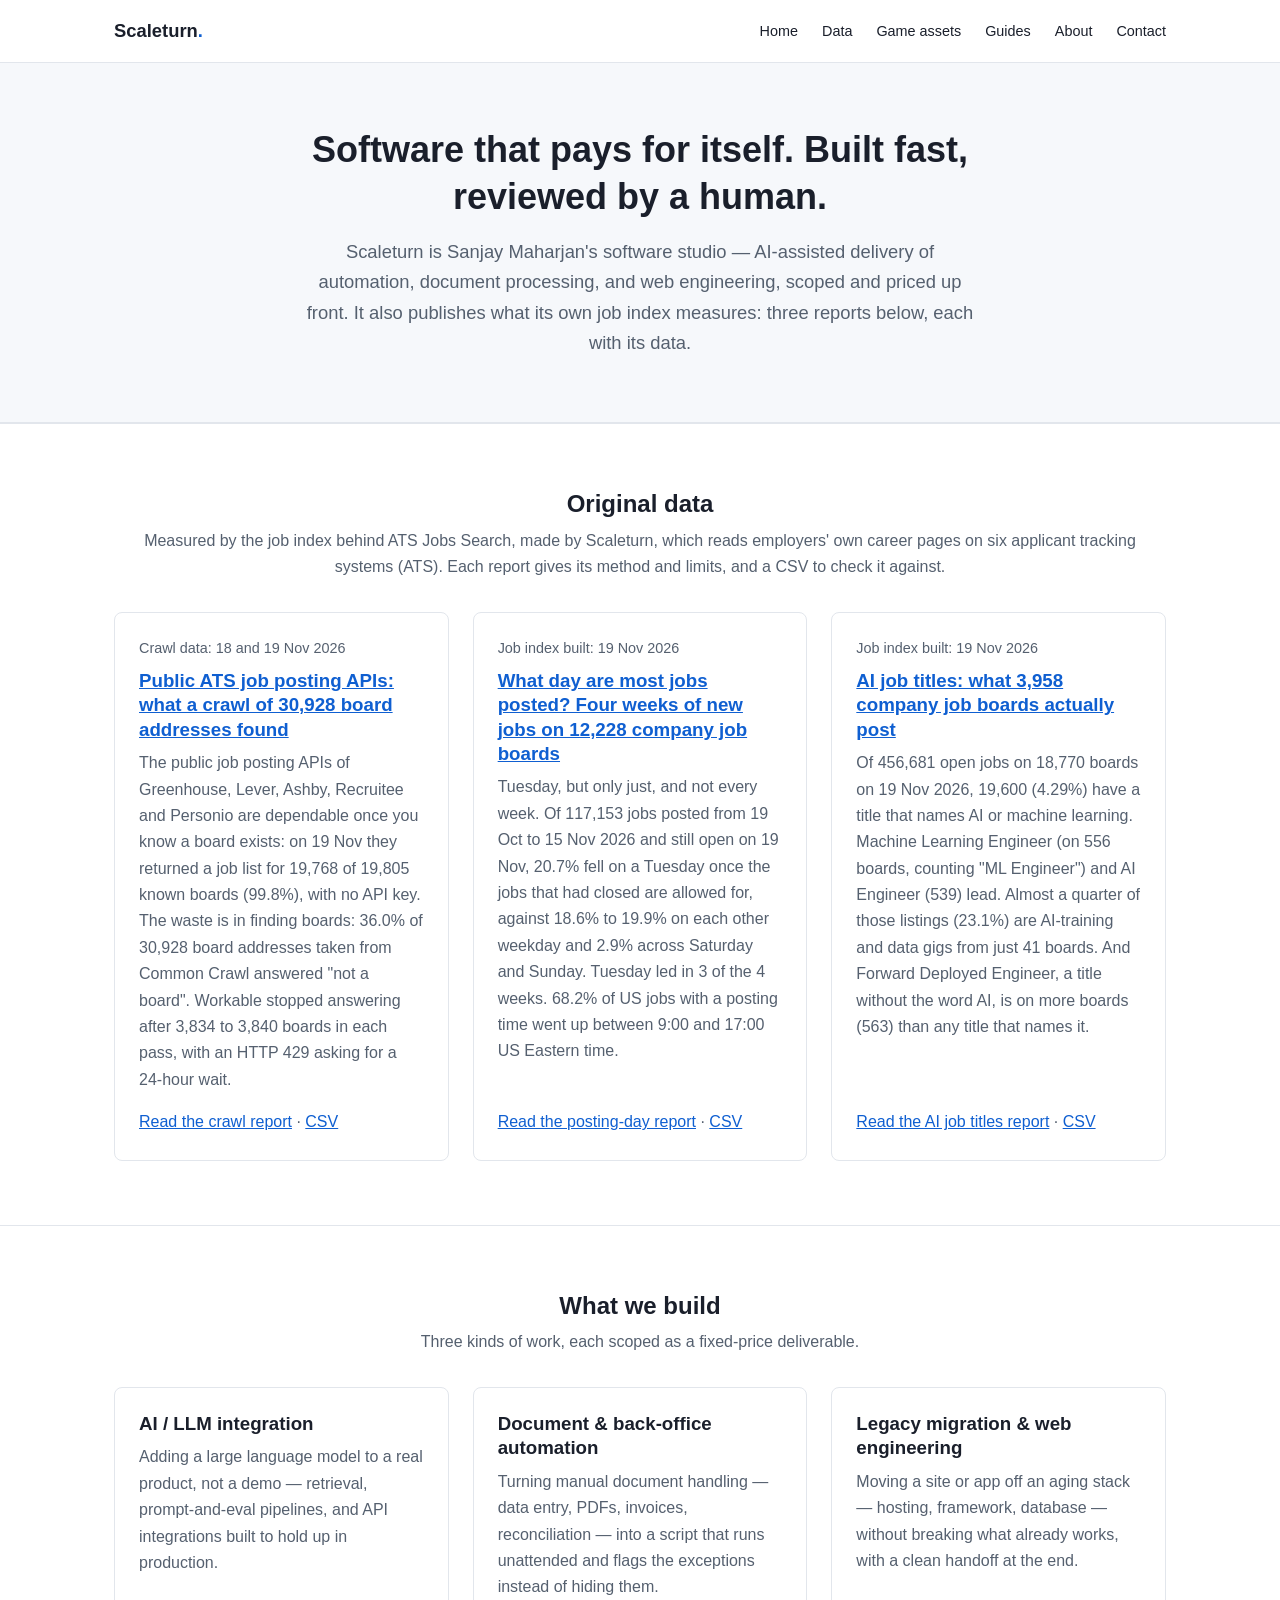
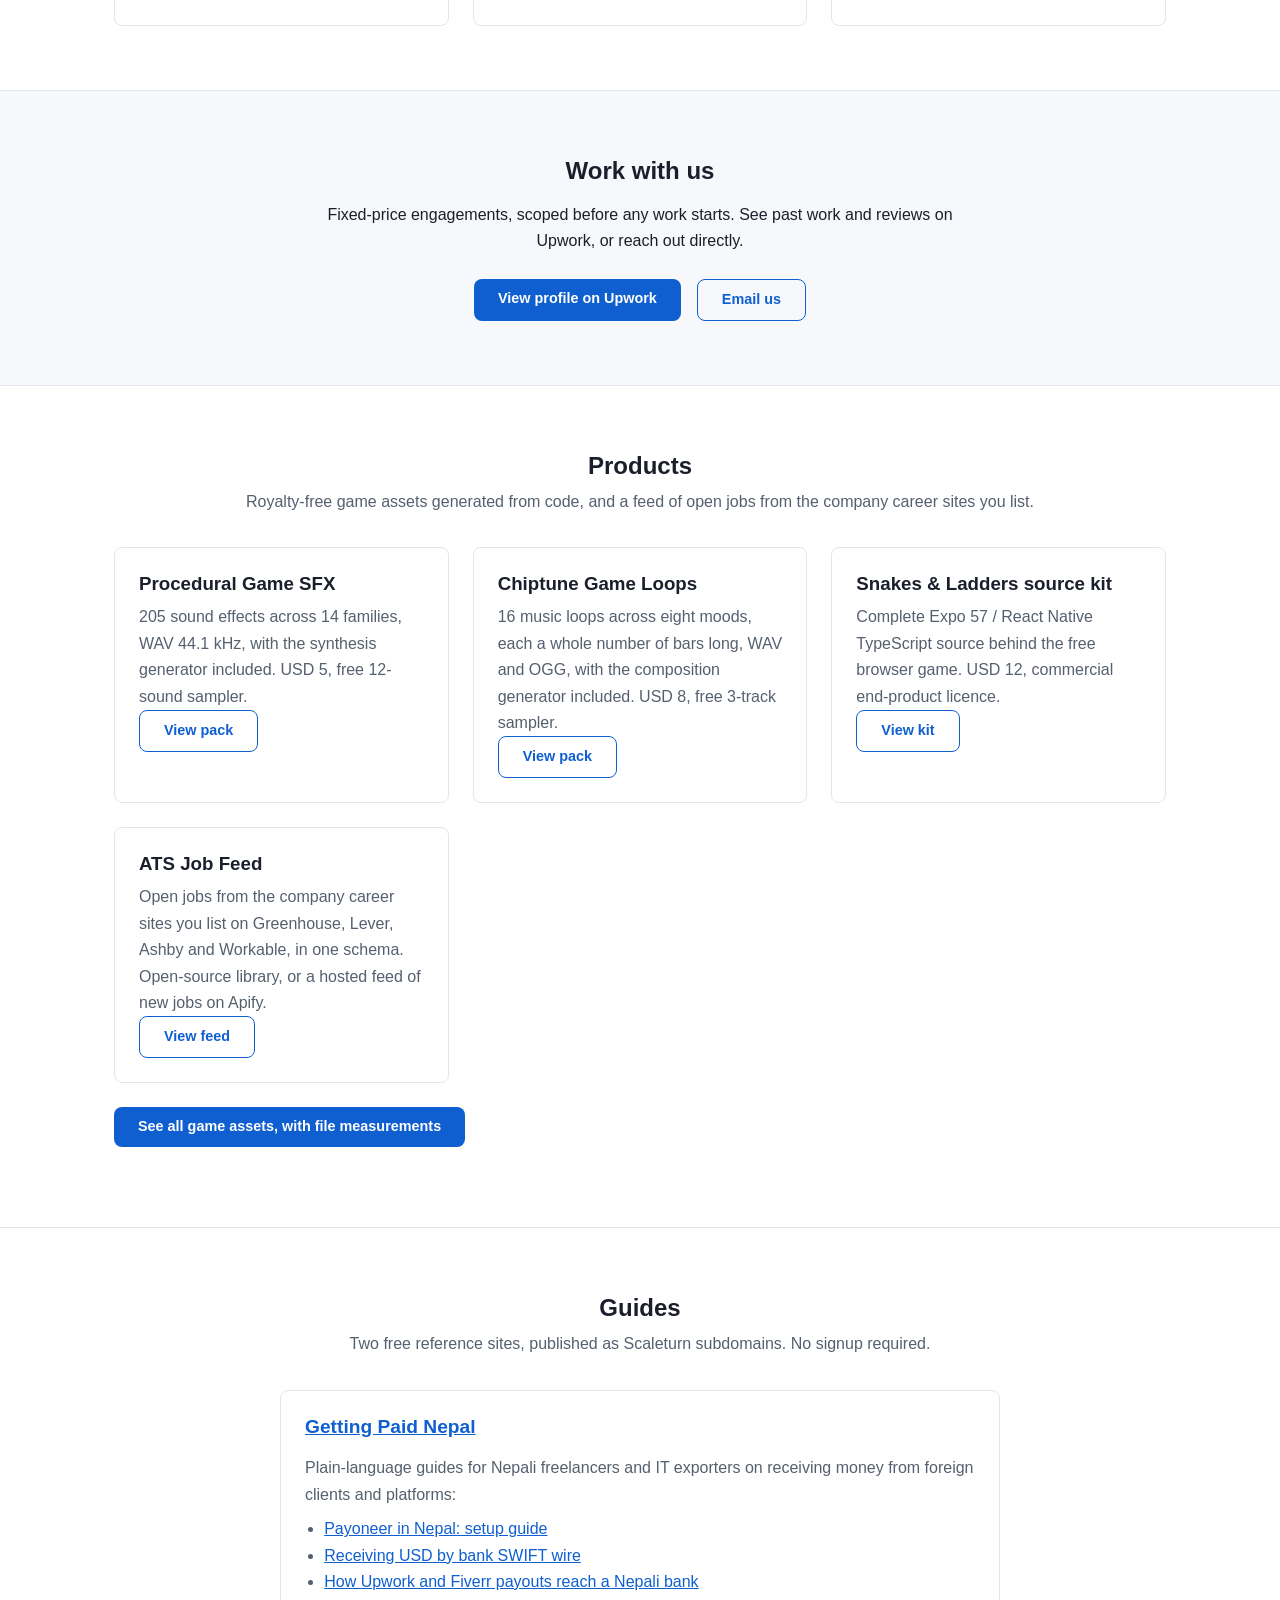
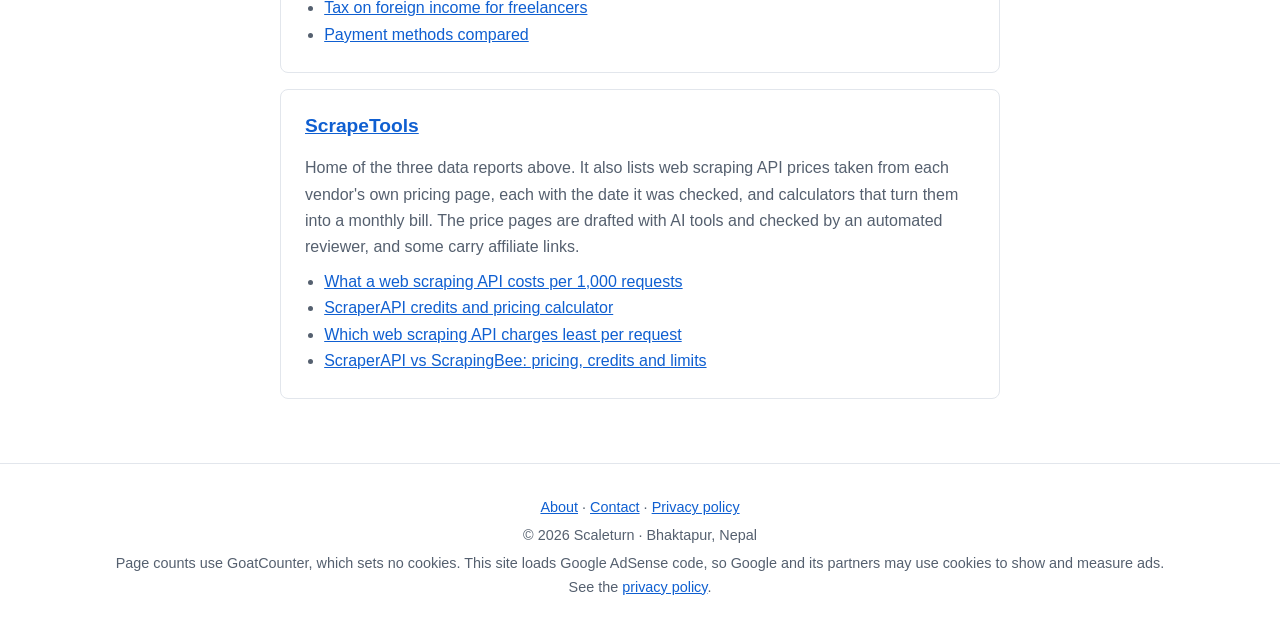
<file: index.html>
<!DOCTYPE html>
<html lang="en">
<head>
<meta charset="UTF-8">
<meta name="viewport" content="width=device-width, initial-scale=1.0">
<title>Scaleturn — AI-Assisted Software Delivery</title>
<meta name="description" content="Scaleturn, Sanjay Maharjan's software studio: first-hand data from its own index of company job boards, and AI-assisted automation and web engineering.">
<link rel="canonical" href="https://scaleturn.com/">
<meta name="google-adsense-account" content="ca-pub-5554189148912369">
<link rel="icon" href="/favicon.ico">
<script async src="https://pagead2.googlesyndication.com/pagead/js/adsbygoogle.js?client=ca-pub-5554189148912369" crossorigin="anonymous"></script>
<link rel="stylesheet" href="style.css">
<script type="application/ld+json">
{
  "@context": "https://schema.org",
  "@type": "Organization",
  "name": "Scaleturn",
  "url": "https://scaleturn.com/",
  "description": "Software studio publishing first-hand data from its own index of company job boards, and doing AI-assisted automation and web engineering.",
  "sameAs": ["https://apify.com/scaleturn"]
}
</script>
</head>
<body>

<header class="site-header">
  <div class="container">
    <a class="site-logo" href="/">Scaleturn<span>.</span></a>
    <nav class="site-nav" aria-label="Main navigation">
      <ul>
        <li><a href="/" aria-current="page">Home</a></li>
        <li><a href="/#data">Data</a></li>
        <li><a href="/game-assets.html">Game assets</a></li>
        <li><a href="/#guides">Guides</a></li>
        <li><a href="/about.html">About</a></li>
        <li><a href="/contact.html">Contact</a></li>
      </ul>
    </nav>
  </div>
</header>

<section class="hero">
  <div class="container">
    <h1>Software that pays for itself. Built fast, reviewed by a human.</h1>
    <p>Scaleturn is Sanjay Maharjan's software studio — AI-assisted delivery of automation, document processing, and web engineering, scoped and priced up front. It also publishes what its own job index measures: three reports below, each with its data.</p>
  </div>
</section>

<section id="data">
  <div class="container">
    <div class="section-title">
      <h2>Original data</h2>
      <p>Measured by the job index behind ATS Jobs Search, made by Scaleturn, which reads employers' own career pages on six applicant tracking systems (ATS). Each report gives its method and limits, and a CSV to check it against.</p>
    </div>
    <div class="card-grid">
      <article class="card data-card">
        <p class="data-date">Crawl data: 18 and 19 Nov 2026</p>
        <h3><a href="https://scrapetools.scaleturn.com/ats-job-posting-api-crawl-data.html">Public ATS job posting APIs: what a crawl of 30,928 board addresses found</a></h3>
        <p>The public job posting APIs of Greenhouse, Lever, Ashby, Recruitee and Personio are dependable once you know a board exists: on 19 Nov they returned a job list for 19,768 of 19,805 known boards (99.8%), with no API key. The waste is in finding boards: 36.0% of 30,928 board addresses taken from Common Crawl answered "not a board". Workable stopped answering after 3,834 to 3,840 boards in each pass, with an HTTP 429 asking for a 24-hour wait.</p>
        <p><a href="https://scrapetools.scaleturn.com/ats-job-posting-api-crawl-data.html">Read the crawl report</a> &middot; <a href="https://scrapetools.scaleturn.com/data/ats-board-crawl-2026-11.csv">CSV</a></p>
      </article>
      <article class="card data-card">
        <p class="data-date">Job index built: 19 Nov 2026</p>
        <h3><a href="https://scrapetools.scaleturn.com/what-day-are-most-jobs-posted.html">What day are most jobs posted? Four weeks of new jobs on 12,228 company job boards</a></h3>
        <p>Tuesday, but only just, and not every week. Of 117,153 jobs posted from 19 Oct to 15 Nov 2026 and still open on 19 Nov, 20.7% fell on a Tuesday once the jobs that had closed are allowed for, against 18.6% to 19.9% on each other weekday and 2.9% across Saturday and Sunday. Tuesday led in 3 of the 4 weeks. 68.2% of US jobs with a posting time went up between 9:00 and 17:00 US Eastern time.</p>
        <p><a href="https://scrapetools.scaleturn.com/what-day-are-most-jobs-posted.html">Read the posting-day report</a> &middot; <a href="https://scrapetools.scaleturn.com/data/job-posting-days-2026-11.csv">CSV</a></p>
      </article>
      <article class="card data-card">
        <p class="data-date">Job index built: 19 Nov 2026</p>
        <h3><a href="https://scrapetools.scaleturn.com/ai-job-titles.html">AI job titles: what 3,958 company job boards actually post</a></h3>
        <p>Of 456,681 open jobs on 18,770 boards on 19 Nov 2026, 19,600 (4.29%) have a title that names AI or machine learning. Machine Learning Engineer (on 556 boards, counting "ML Engineer") and AI Engineer (539) lead. Almost a quarter of those listings (23.1%) are AI-training and data gigs from just 41 boards. And Forward Deployed Engineer, a title without the word AI, is on more boards (563) than any title that names it.</p>
        <p><a href="https://scrapetools.scaleturn.com/ai-job-titles.html">Read the AI job titles report</a> &middot; <a href="https://scrapetools.scaleturn.com/data/ai-job-titles-2026-11.csv">CSV</a></p>
      </article>
    </div>
  </div>
</section>

<section id="services">
  <div class="container">
    <div class="section-title">
      <h2>What we build</h2>
      <p>Three kinds of work, each scoped as a fixed-price deliverable.</p>
    </div>
    <div class="card-grid">
      <div class="card">
        <h3>AI / LLM integration</h3>
        <p>Adding a large language model to a real product, not a demo — retrieval, prompt-and-eval pipelines, and API integrations built to hold up in production.</p>
      </div>
      <div class="card">
        <h3>Document &amp; back-office automation</h3>
        <p>Turning manual document handling — data entry, PDFs, invoices, reconciliation — into a script that runs unattended and flags the exceptions instead of hiding them.</p>
      </div>
      <div class="card">
        <h3>Legacy migration &amp; web engineering</h3>
        <p>Moving a site or app off an aging stack — hosting, framework, database — without breaking what already works, with a clean handoff at the end.</p>
      </div>
    </div>
  </div>
</section>

<section id="work-with-us" class="cta-block">
  <div class="container">
    <h2>Work with us</h2>
    <p>Fixed-price engagements, scoped before any work starts. See past work and reviews on Upwork, or reach out directly.</p>
    <div class="cta-buttons">
      <a class="btn" href="https://www.upwork.com/freelancers/~018cd015dd101f888e" target="_blank" rel="noopener" data-goatcounter-click="profile/upwork-scaleturn-home" data-goatcounter-title="Upwork profile (home page)">View profile on Upwork</a>
      <a class="btn btn-secondary" href="mailto:sanjayamaharjan.codes@gmail.com" data-goatcounter-click="contact/email-scaleturn-home" data-goatcounter-title="Email (home page)">Email us</a>
    </div>
  </div>
</section>

<section id="products">
  <div class="container">
    <div class="section-title">
      <h2>Products</h2>
      <p>Royalty-free game assets generated from code, and a feed of open jobs from the company career sites you list.</p>
    </div>
    <div class="card-grid">
      <div class="card">
        <h3>Procedural Game SFX</h3>
        <p>205 sound effects across 14 families, WAV 44.1&nbsp;kHz, with the synthesis generator included. USD&nbsp;5, free 12-sound sampler.</p>
        <p><a class="btn btn-secondary" href="https://scaleturn.itch.io/procedural-game-sfx" target="_blank" rel="noopener" data-goatcounter-click="store/itch-procedural-game-sfx-scaleturn-home" data-goatcounter-title="itch.io: Procedural game SFX (home page)">View pack</a></p>
      </div>
      <div class="card">
        <h3>Chiptune Game Loops</h3>
        <p>16 music loops across eight moods, each a whole number of bars long, WAV and OGG, with the composition generator included. USD&nbsp;8, free 3-track sampler.</p>
        <p><a class="btn btn-secondary" href="https://scaleturn.itch.io/chiptune-game-loops" target="_blank" rel="noopener" data-goatcounter-click="store/itch-chiptune-game-loops-scaleturn-home" data-goatcounter-title="itch.io: Chiptune game loops (home page)">View pack</a></p>
      </div>
      <div class="card">
        <h3>Snakes &amp; Ladders source kit</h3>
        <p>Complete Expo&nbsp;57 / React Native TypeScript source behind the free browser game. USD&nbsp;12, commercial end-product licence.</p>
        <p><a class="btn btn-secondary" href="https://scaleturn.itch.io/snakes-and-ladders-source-kit" target="_blank" rel="noopener" data-goatcounter-click="store/itch-snakes-and-ladders-source-kit-scaleturn-home" data-goatcounter-title="itch.io: Snakes and Ladders source kit (home page)">View kit</a></p>
      </div>
      <div class="card">
        <h3>ATS Job Feed</h3>
        <p>Open jobs from the company career sites you list on Greenhouse, Lever, Ashby and Workable, in one schema. Open-source library, or a hosted feed of new jobs on Apify.</p>
        <p><a class="btn btn-secondary" href="/ats-job-feed/">View feed</a></p>
      </div>
    </div>
    <p style="margin-top:1.5rem"><a class="btn" href="/game-assets.html">See all game assets, with file measurements</a></p>
  </div>
</section>

<section id="guides">
  <div class="container">
    <div class="section-title">
      <h2>Guides</h2>
      <p>Two free reference sites, published as Scaleturn subdomains. No signup required.</p>
    </div>
    <div class="resource-card">
      <div>
        <h3><a href="https://gettingpaid.scaleturn.com/">Getting Paid Nepal</a></h3>
        <p>Plain-language guides for Nepali freelancers and IT exporters on receiving money from foreign clients and platforms:</p>
        <ul>
          <li><a href="https://gettingpaid.scaleturn.com/payoneer-nepal-guide.html">Payoneer in Nepal: setup guide</a></li>
          <li><a href="https://gettingpaid.scaleturn.com/bank-wire-transfer-nepal.html">Receiving USD by bank SWIFT wire</a></li>
          <li><a href="https://gettingpaid.scaleturn.com/upwork-fiverr-freelancers-nepal.html">How Upwork and Fiverr payouts reach a Nepali bank</a></li>
          <li><a href="https://gettingpaid.scaleturn.com/tax-foreign-income-nepal.html">Tax on foreign income for freelancers</a></li>
          <li><a href="https://gettingpaid.scaleturn.com/payment-comparison-nepal.html">Payment methods compared</a></li>
        </ul>
      </div>
    </div>
    <div class="resource-card">
      <div>
        <h3><a href="https://scrapetools.scaleturn.com/">ScrapeTools</a></h3>
        <p>Home of the three data reports above. It also lists web scraping API prices taken from each vendor's own pricing page, each with the date it was checked, and calculators that turn them into a monthly bill. The price pages are drafted with AI tools and checked by an automated reviewer, and some carry affiliate links.</p>
        <ul>
          <li><a href="https://scrapetools.scaleturn.com/web-scraping-api-cost-per-1000-requests.html">What a web scraping API costs per 1,000 requests</a></li>
          <li><a href="https://scrapetools.scaleturn.com/scraperapi-cost-calculator.html">ScraperAPI credits and pricing calculator</a></li>
          <li><a href="https://scrapetools.scaleturn.com/cheapest-web-scraping-api.html">Which web scraping API charges least per request</a></li>
          <li><a href="https://scrapetools.scaleturn.com/scraperapi-vs-scrapingbee.html">ScraperAPI vs ScrapingBee: pricing, credits and limits</a></li>
        </ul>
      </div>
    </div>
  </div>
</section>

<footer class="site-footer">
  <div class="container">
    <p><a href="/about.html">About</a> &middot; <a href="/contact.html">Contact</a> &middot; <a href="/privacy.html">Privacy policy</a></p>
    <p>&copy; 2026 Scaleturn &middot; Bhaktapur, Nepal</p>
    <p>Page counts use GoatCounter, which sets no cookies. This site loads Google AdSense code, so Google and its partners may use cookies to show and measure ads. See the <a href="/privacy.html">privacy policy</a>.</p>
  </div>
</footer>

<script>window.goatcounter = {path: function(p) { return location.host + p }}</script>
<script data-goatcounter="https://scaleturn.goatcounter.com/count" async src="//gc.zgo.at/count.js"></script>
</body>
</html>
</file>
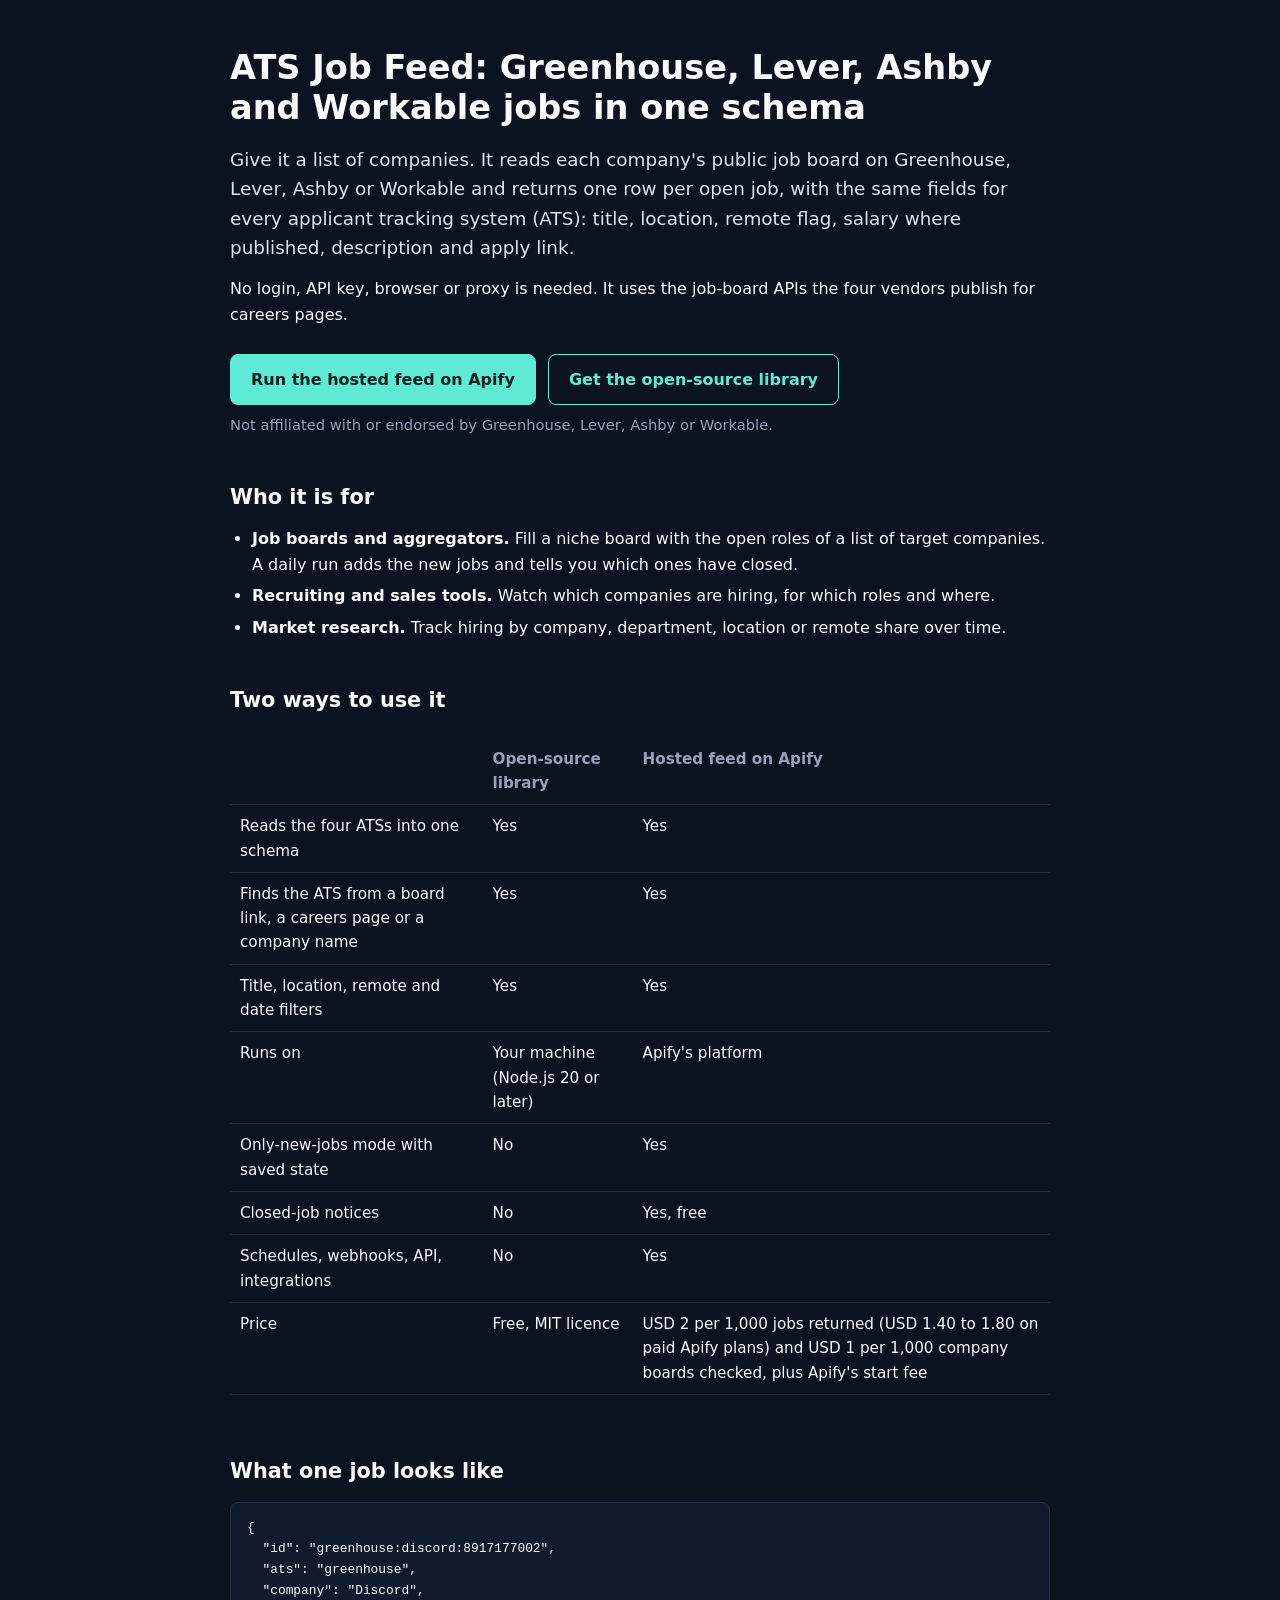
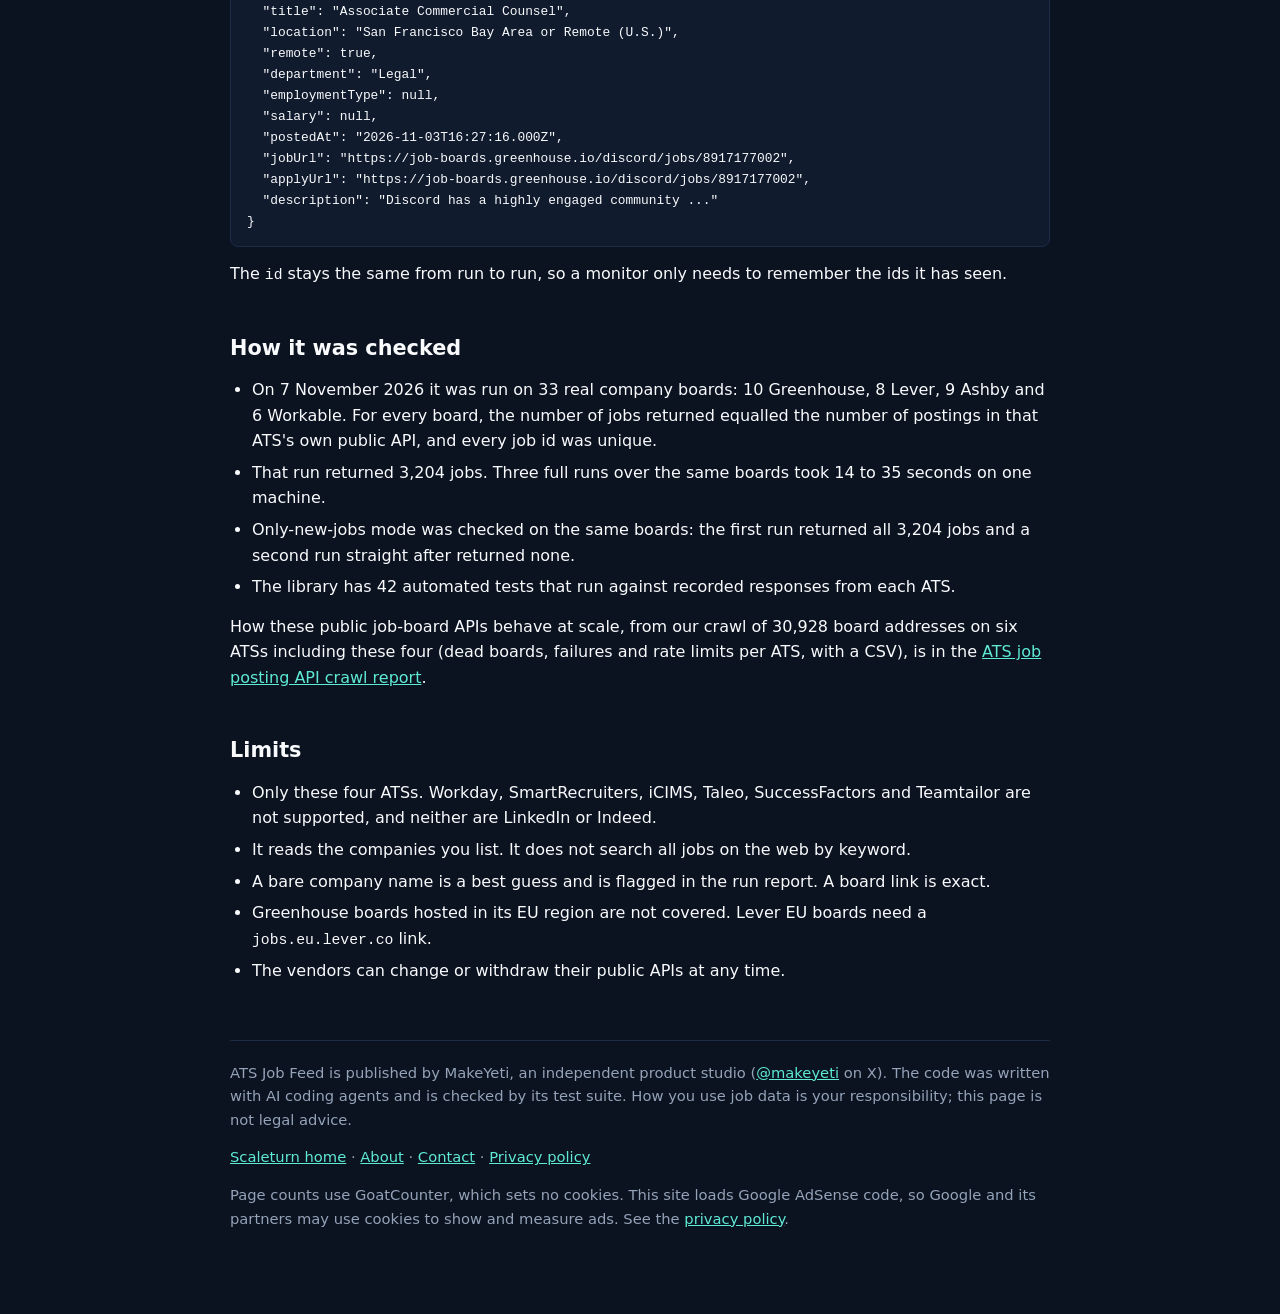
<file: ats-job-feed/index.html>
<!doctype html>
<html lang="en">
<head>
<meta charset="utf-8">
<meta name="viewport" content="width=device-width, initial-scale=1">
<title>ATS Job Feed: Greenhouse, Lever, Ashby and Workable jobs in one schema</title>
<meta name="description" content="Read every open job from company career sites on Greenhouse, Lever, Ashby and Workable in one schema. Open-source library, or a hosted feed of new jobs on Apify.">
<link rel="canonical" href="https://scaleturn.com/ats-job-feed/">
<meta name="google-adsense-account" content="ca-pub-5554189148912369">
<link rel="icon" href="/favicon.ico">
<script async src="https://pagead2.googlesyndication.com/pagead/js/adsbygoogle.js?client=ca-pub-5554189148912369" crossorigin="anonymous"></script>
<meta property="og:title" content="ATS Job Feed: Greenhouse, Lever, Ashby and Workable jobs in one schema">
<meta property="og:description" content="Open-source library and hosted feed that read the public job-board APIs of four applicant tracking systems.">
<meta property="og:type" content="website">
<meta property="og:url" content="https://scaleturn.com/ats-job-feed/">
<style>
:root { --bg:#0b1220; --panel:#111b2e; --line:#1f2c47; --text:#f8fafc; --muted:#94a3b8; --accent:#5eead4; }
* { box-sizing:border-box; }
body { margin:0; background:var(--bg); color:var(--text); font:16px/1.6 system-ui,-apple-system,"Segoe UI",Roboto,sans-serif; }
main { max-width:860px; margin:0 auto; padding:48px 20px 72px; }
h1 { font-size:2.1rem; line-height:1.2; margin:0 0 16px; }
h2 { font-size:1.3rem; margin:44px 0 12px; }
p { margin:0 0 14px; }
a { color:var(--accent); }
.lead { font-size:1.15rem; color:#dbe4f0; }
.muted { color:var(--muted); font-size:.92rem; }
.buttons { display:flex; flex-wrap:wrap; gap:12px; margin:26px 0 8px; }
.button { display:inline-block; padding:12px 20px; border-radius:8px; font-weight:600; text-decoration:none; border:1px solid var(--accent); }
.button.primary { background:var(--accent); color:#06231f; }
.button.secondary { color:var(--accent); }
main { overflow-wrap:break-word; }
.scroll { overflow-x:auto; }
pre { max-width:100%; }
table { width:100%; border-collapse:collapse; margin:8px 0 16px; font-size:.95rem; }
th, td { text-align:left; padding:9px 10px; border-bottom:1px solid var(--line); vertical-align:top; }
th { color:var(--muted); font-weight:600; }
pre { background:var(--panel); border:1px solid var(--line); border-radius:8px; padding:14px 16px; overflow-x:auto; font:14px/1.5 ui-monospace,"JetBrains Mono",Consolas,monospace; }
code { font-family:ui-monospace,"JetBrains Mono",Consolas,monospace; font-size:.92em; }
ul { padding-left:22px; margin:0 0 14px; }
li { margin-bottom:6px; }
footer { margin-top:56px; padding-top:20px; border-top:1px solid var(--line); }
</style>
</head>
<body>
<main>
<h1>ATS Job Feed: Greenhouse, Lever, Ashby and Workable jobs in one schema</h1>
<p class="lead">Give it a list of companies. It reads each company's public job board on Greenhouse, Lever, Ashby or Workable and returns one row per open job, with the same fields for every applicant tracking system (ATS): title, location, remote flag, salary where published, description and apply link.</p>
<p>No login, API key, browser or proxy is needed. It uses the job-board APIs the four vendors publish for careers pages.</p>

<div class="buttons">
<a class="button primary" href="https://apify.com/scaleturn/career-site-job-feed?utm_source=scaleturn&utm_medium=landing&utm_campaign=landing-ats-job-feed" data-goatcounter-click="store/apify-career-site-job-feed-scaleturn-atsjobfeed" data-goatcounter-title="Apify Store: ATS job feed (ATS job feed page)">Run the hosted feed on Apify</a>
<a class="button secondary" href="https://github.com/sanjayamaharjancodes/ats-job-feed?utm_source=scaleturn&utm_medium=landing&utm_campaign=landing-ats-job-feed" data-goatcounter-click="project/github-ats-job-feed-scaleturn-atsjobfeed" data-goatcounter-title="GitHub: ats-job-feed library (ATS job feed page)">Get the open-source library</a>
</div>
<p class="muted">Not affiliated with or endorsed by Greenhouse, Lever, Ashby or Workable.</p>

<h2>Who it is for</h2>
<ul>
<li><strong>Job boards and aggregators.</strong> Fill a niche board with the open roles of a list of target companies. A daily run adds the new jobs and tells you which ones have closed.</li>
<li><strong>Recruiting and sales tools.</strong> Watch which companies are hiring, for which roles and where.</li>
<li><strong>Market research.</strong> Track hiring by company, department, location or remote share over time.</li>
</ul>

<h2>Two ways to use it</h2>
<div class="scroll"><table>
<thead><tr><th></th><th>Open-source library</th><th>Hosted feed on Apify</th></tr></thead>
<tbody>
<tr><td>Reads the four ATSs into one schema</td><td>Yes</td><td>Yes</td></tr>
<tr><td>Finds the ATS from a board link, a careers page or a company name</td><td>Yes</td><td>Yes</td></tr>
<tr><td>Title, location, remote and date filters</td><td>Yes</td><td>Yes</td></tr>
<tr><td>Runs on</td><td>Your machine (Node.js 20 or later)</td><td>Apify's platform</td></tr>
<tr><td>Only-new-jobs mode with saved state</td><td>No</td><td>Yes</td></tr>
<tr><td>Closed-job notices</td><td>No</td><td>Yes, free</td></tr>
<tr><td>Schedules, webhooks, API, integrations</td><td>No</td><td>Yes</td></tr>
<tr><td>Price</td><td>Free, MIT licence</td><td>USD 2 per 1,000 jobs returned (USD 1.40 to 1.80 on paid Apify plans) and USD 1 per 1,000 company boards checked, plus Apify's start fee</td></tr>
</tbody>
</table></div>

<h2>What one job looks like</h2>
<pre><code>{
  "id": "greenhouse:discord:8917177002",
  "ats": "greenhouse",
  "company": "Discord",
  "title": "Associate Commercial Counsel",
  "location": "San Francisco Bay Area or Remote (U.S.)",
  "remote": true,
  "department": "Legal",
  "employmentType": null,
  "salary": null,
  "postedAt": "2026-11-03T16:27:16.000Z",
  "jobUrl": "https://job-boards.greenhouse.io/discord/jobs/8917177002",
  "applyUrl": "https://job-boards.greenhouse.io/discord/jobs/8917177002",
  "description": "Discord has a highly engaged community ..."
}</code></pre>
<p>The <code>id</code> stays the same from run to run, so a monitor only needs to remember the ids it has seen.</p>

<h2>How it was checked</h2>
<ul>
<li>On 7 November 2026 it was run on 33 real company boards: 10 Greenhouse, 8 Lever, 9 Ashby and 6 Workable. For every board, the number of jobs returned equalled the number of postings in that ATS's own public API, and every job id was unique.</li>
<li>That run returned 3,204 jobs. Three full runs over the same boards took 14 to 35 seconds on one machine.</li>
<li>Only-new-jobs mode was checked on the same boards: the first run returned all 3,204 jobs and a second run straight after returned none.</li>
<li>The library has 42 automated tests that run against recorded responses from each ATS.</li>
</ul>
<p>How these public job-board APIs behave at scale, from our crawl of 30,928 board addresses on six ATSs including these four (dead boards, failures and rate limits per ATS, with a CSV), is in the <a href="https://scrapetools.scaleturn.com/ats-job-posting-api-crawl-data.html" data-goatcounter-click="scrapetools/ats-crawl-report-scaleturn-atsjobfeed" data-goatcounter-title="ATS crawl report (ATS job feed page)">ATS job posting API crawl report</a>.</p>

<h2>Limits</h2>
<ul>
<li>Only these four ATSs. Workday, SmartRecruiters, iCIMS, Taleo, SuccessFactors and Teamtailor are not supported, and neither are LinkedIn or Indeed.</li>
<li>It reads the companies you list. It does not search all jobs on the web by keyword.</li>
<li>A bare company name is a best guess and is flagged in the run report. A board link is exact.</li>
<li>Greenhouse boards hosted in its EU region are not covered. Lever EU boards need a <code>jobs.eu.lever.co</code> link.</li>
<li>The vendors can change or withdraw their public APIs at any time.</li>
</ul>

<footer>
<p class="muted">ATS Job Feed is published by MakeYeti, an independent product studio (<a href="https://x.com/makeyeti?utm_source=scaleturn&utm_medium=landing&utm_campaign=landing-ats-job-feed" data-goatcounter-click="profile/x-makeyeti-scaleturn-atsjobfeed" data-goatcounter-title="X: @makeyeti (ATS job feed page)">@makeyeti</a> on X). The code was written with AI coding agents and is checked by its test suite. How you use job data is your responsibility; this page is not legal advice.</p>
<p class="muted"><a href="/">Scaleturn home</a> &middot; <a href="/about.html">About</a> &middot; <a href="/contact.html">Contact</a> &middot; <a href="/privacy.html">Privacy policy</a></p>
<p class="muted">Page counts use GoatCounter, which sets no cookies. This site loads Google AdSense code, so Google and its partners may use cookies to show and measure ads. See the <a href="/privacy.html">privacy policy</a>.</p>
</footer>
</main>
<script>window.goatcounter = {path: function(p) { return location.host + p }}</script>
<script data-goatcounter="https://scaleturn.goatcounter.com/count" async src="//gc.zgo.at/count.js"></script>
</body>
</html>
</file>
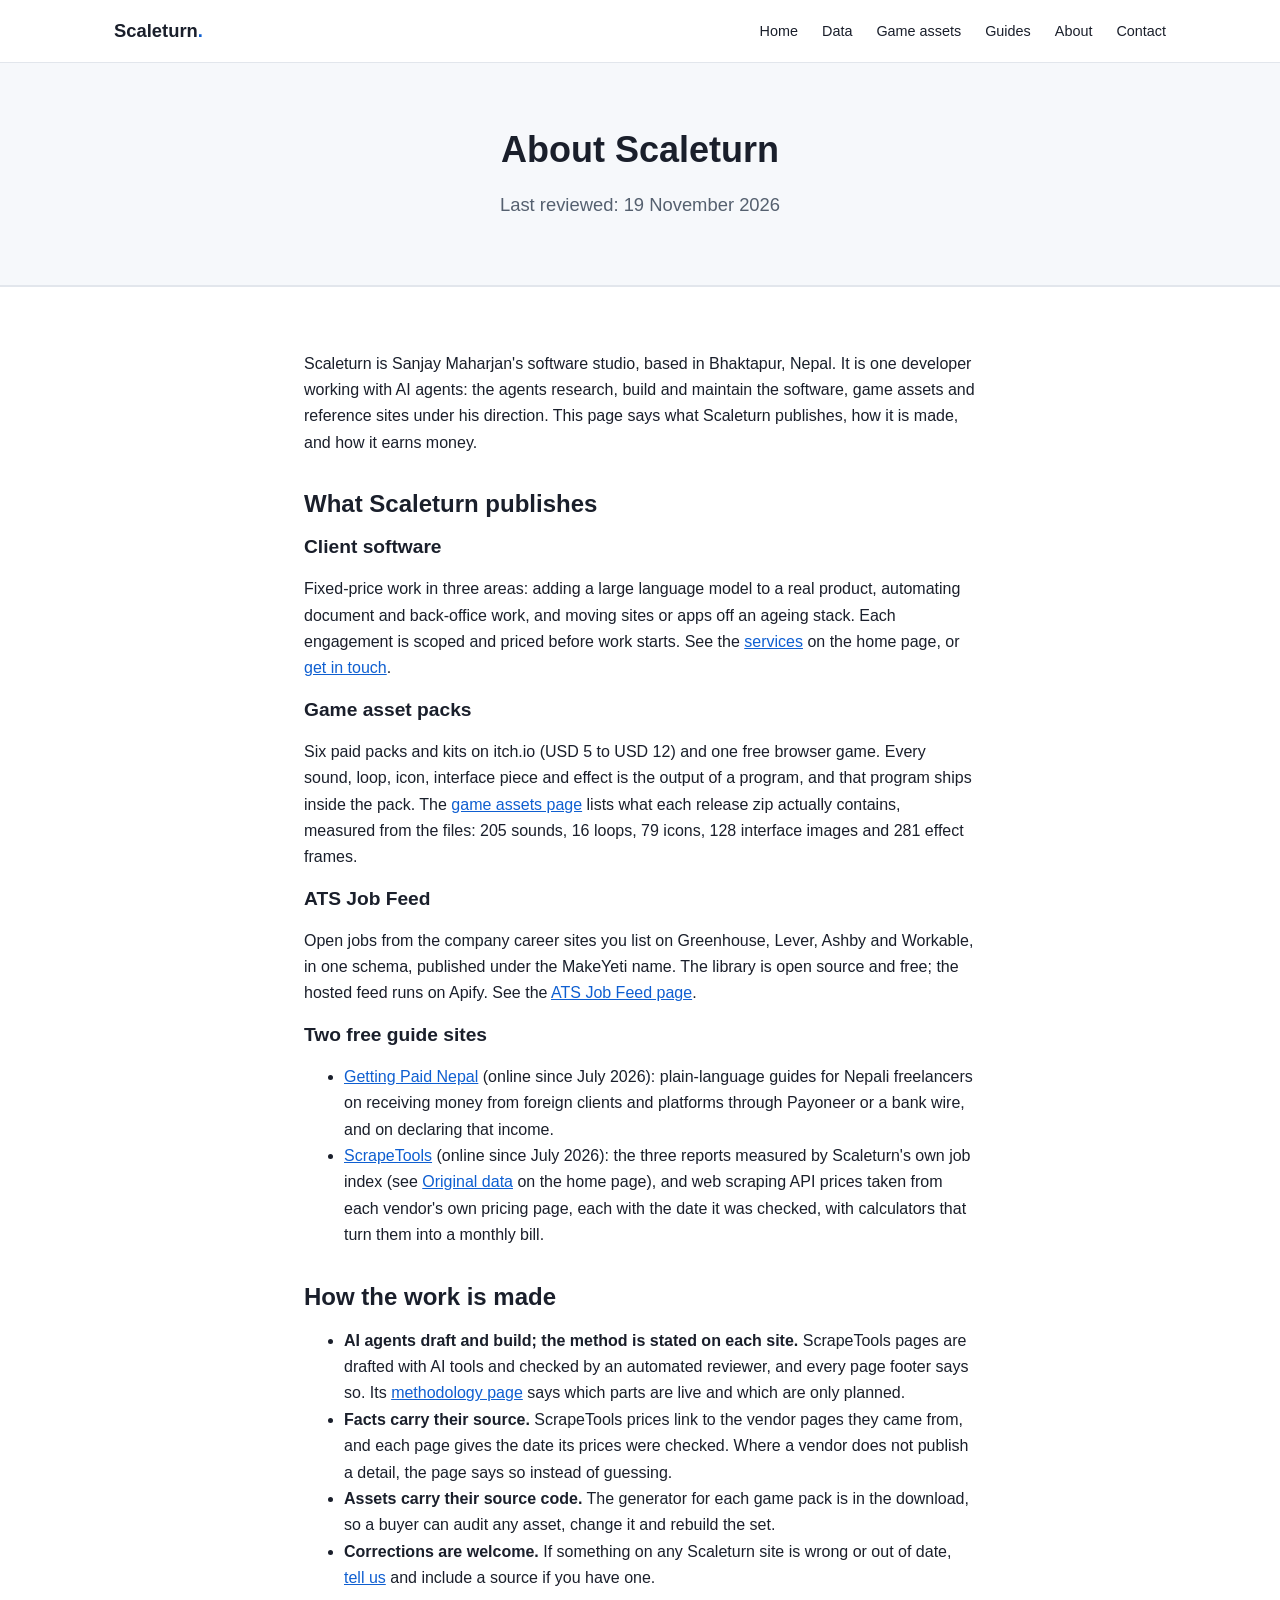
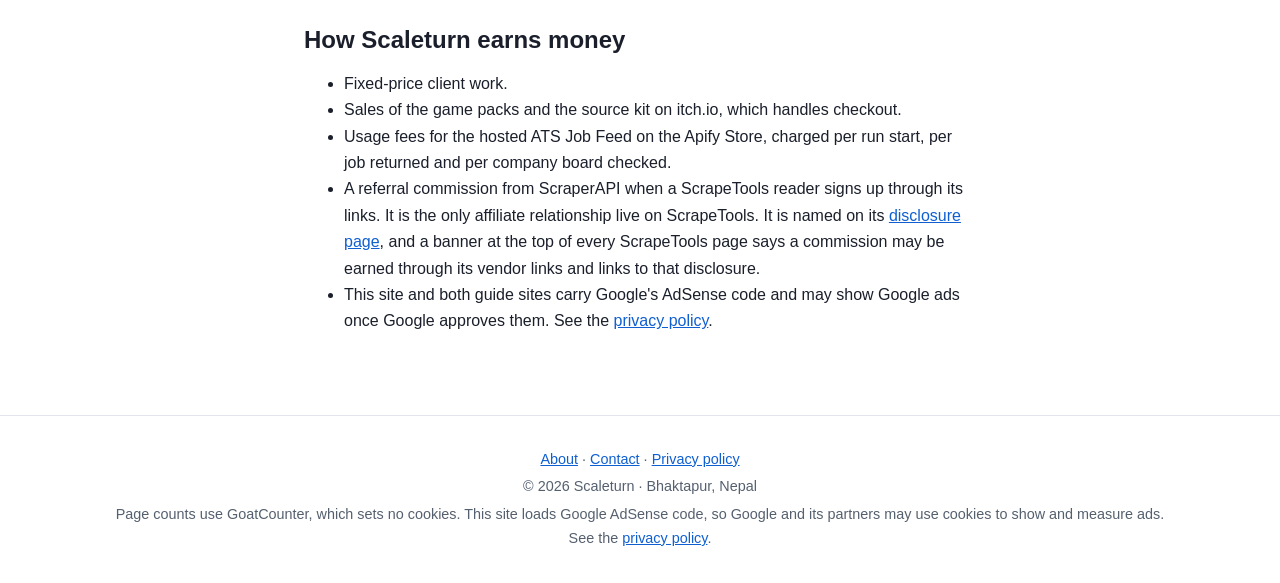
<file: about.html>
<!DOCTYPE html>
<html lang="en">
<head>
<meta charset="UTF-8">
<meta name="viewport" content="width=device-width, initial-scale=1.0">
<title>About Scaleturn | Software studio in Bhaktapur, Nepal</title>
<meta name="description" content="Who runs Scaleturn, what it publishes (client software, game asset packs, a job feed, two free guide sites), how the work is made with AI agents under human direction, and how it earns money.">
<link rel="canonical" href="https://scaleturn.com/about.html">
<link rel="icon" href="/favicon.ico">
<script async src="https://pagead2.googlesyndication.com/pagead/js/adsbygoogle.js?client=ca-pub-5554189148912369" crossorigin="anonymous"></script>
<link rel="stylesheet" href="style.css">
</head>
<body>

<header class="site-header">
  <div class="container">
    <a class="site-logo" href="/">Scaleturn<span>.</span></a>
    <nav class="site-nav" aria-label="Main navigation">
      <ul>
        <li><a href="/">Home</a></li>
        <li><a href="/#data">Data</a></li>
        <li><a href="/game-assets.html">Game assets</a></li>
        <li><a href="/#guides">Guides</a></li>
        <li><a href="/about.html" aria-current="page">About</a></li>
        <li><a href="/contact.html">Contact</a></li>
      </ul>
    </nav>
  </div>
</header>

<section class="hero">
  <div class="container">
    <h1>About Scaleturn</h1>
    <p>Last reviewed: 19 November 2026</p>
  </div>
</section>

<section>
  <div class="container prose">
    <p>Scaleturn is Sanjay Maharjan's software studio, based in Bhaktapur, Nepal. It is one developer working with AI agents: the agents research, build and maintain the software, game assets and reference sites under his direction. This page says what Scaleturn publishes, how it is made, and how it earns money.</p>

    <h2>What Scaleturn publishes</h2>
    <h3>Client software</h3>
    <p>Fixed-price work in three areas: adding a large language model to a real product, automating document and back-office work, and moving sites or apps off an ageing stack. Each engagement is scoped and priced before work starts. See the <a href="/#services">services</a> on the home page, or <a href="/contact.html">get in touch</a>.</p>

    <h3>Game asset packs</h3>
    <p>Six paid packs and kits on itch.io (USD 5 to USD 12) and one free browser game. Every sound, loop, icon, interface piece and effect is the output of a program, and that program ships inside the pack. The <a href="/game-assets.html#measured">game assets page</a> lists what each release zip actually contains, measured from the files: 205 sounds, 16 loops, 79 icons, 128 interface images and 281 effect frames.</p>

    <h3>ATS Job Feed</h3>
    <p>Open jobs from the company career sites you list on Greenhouse, Lever, Ashby and Workable, in one schema, published under the MakeYeti name. The library is open source and free; the hosted feed runs on Apify. See the <a href="/ats-job-feed/">ATS Job Feed page</a>.</p>

    <h3>Two free guide sites</h3>
    <ul>
      <li><a href="https://gettingpaid.scaleturn.com/">Getting Paid Nepal</a> (online since July 2026): plain-language guides for Nepali freelancers on receiving money from foreign clients and platforms through Payoneer or a bank wire, and on declaring that income.</li>
      <li><a href="https://scrapetools.scaleturn.com/">ScrapeTools</a> (online since July 2026): the three reports measured by Scaleturn's own job index (see <a href="/#data">Original data</a> on the home page), and web scraping API prices taken from each vendor's own pricing page, each with the date it was checked, with calculators that turn them into a monthly bill.</li>
    </ul>

    <h2>How the work is made</h2>
    <ul>
      <li><strong>AI agents draft and build; the method is stated on each site.</strong> ScrapeTools pages are drafted with AI tools and checked by an automated reviewer, and every page footer says so. Its <a href="https://scrapetools.scaleturn.com/methodology.html">methodology page</a> says which parts are live and which are only planned.</li>
      <li><strong>Facts carry their source.</strong> ScrapeTools prices link to the vendor pages they came from, and each page gives the date its prices were checked. Where a vendor does not publish a detail, the page says so instead of guessing.</li>
      <li><strong>Assets carry their source code.</strong> The generator for each game pack is in the download, so a buyer can audit any asset, change it and rebuild the set.</li>
      <li><strong>Corrections are welcome.</strong> If something on any Scaleturn site is wrong or out of date, <a href="/contact.html">tell us</a> and include a source if you have one.</li>
    </ul>

    <h2>How Scaleturn earns money</h2>
    <ul>
      <li>Fixed-price client work.</li>
      <li>Sales of the game packs and the source kit on itch.io, which handles checkout.</li>
      <li>Usage fees for the hosted ATS Job Feed on the Apify Store, charged per run start, per job returned and per company board checked.</li>
      <li>A referral commission from ScraperAPI when a ScrapeTools reader signs up through its links. It is the only affiliate relationship live on ScrapeTools. It is named on its <a href="https://scrapetools.scaleturn.com/disclosure.html">disclosure page</a>, and a banner at the top of every ScrapeTools page says a commission may be earned through its vendor links and links to that disclosure.</li>
      <li>This site and both guide sites carry Google's AdSense code and may show Google ads once Google approves them. See the <a href="/privacy.html#advertising">privacy policy</a>.</li>
    </ul>
  </div>
</section>

<footer class="site-footer">
  <div class="container">
    <p><a href="/about.html">About</a> &middot; <a href="/contact.html">Contact</a> &middot; <a href="/privacy.html">Privacy policy</a></p>
    <p>&copy; 2026 Scaleturn &middot; Bhaktapur, Nepal</p>
    <p>Page counts use GoatCounter, which sets no cookies. This site loads Google AdSense code, so Google and its partners may use cookies to show and measure ads. See the <a href="/privacy.html">privacy policy</a>.</p>
  </div>
</footer>

<script>window.goatcounter = {path: function(p) { return location.host + p }}</script>
<script data-goatcounter="https://scaleturn.goatcounter.com/count" async src="//gc.zgo.at/count.js"></script>
</body>
</html>
</file>
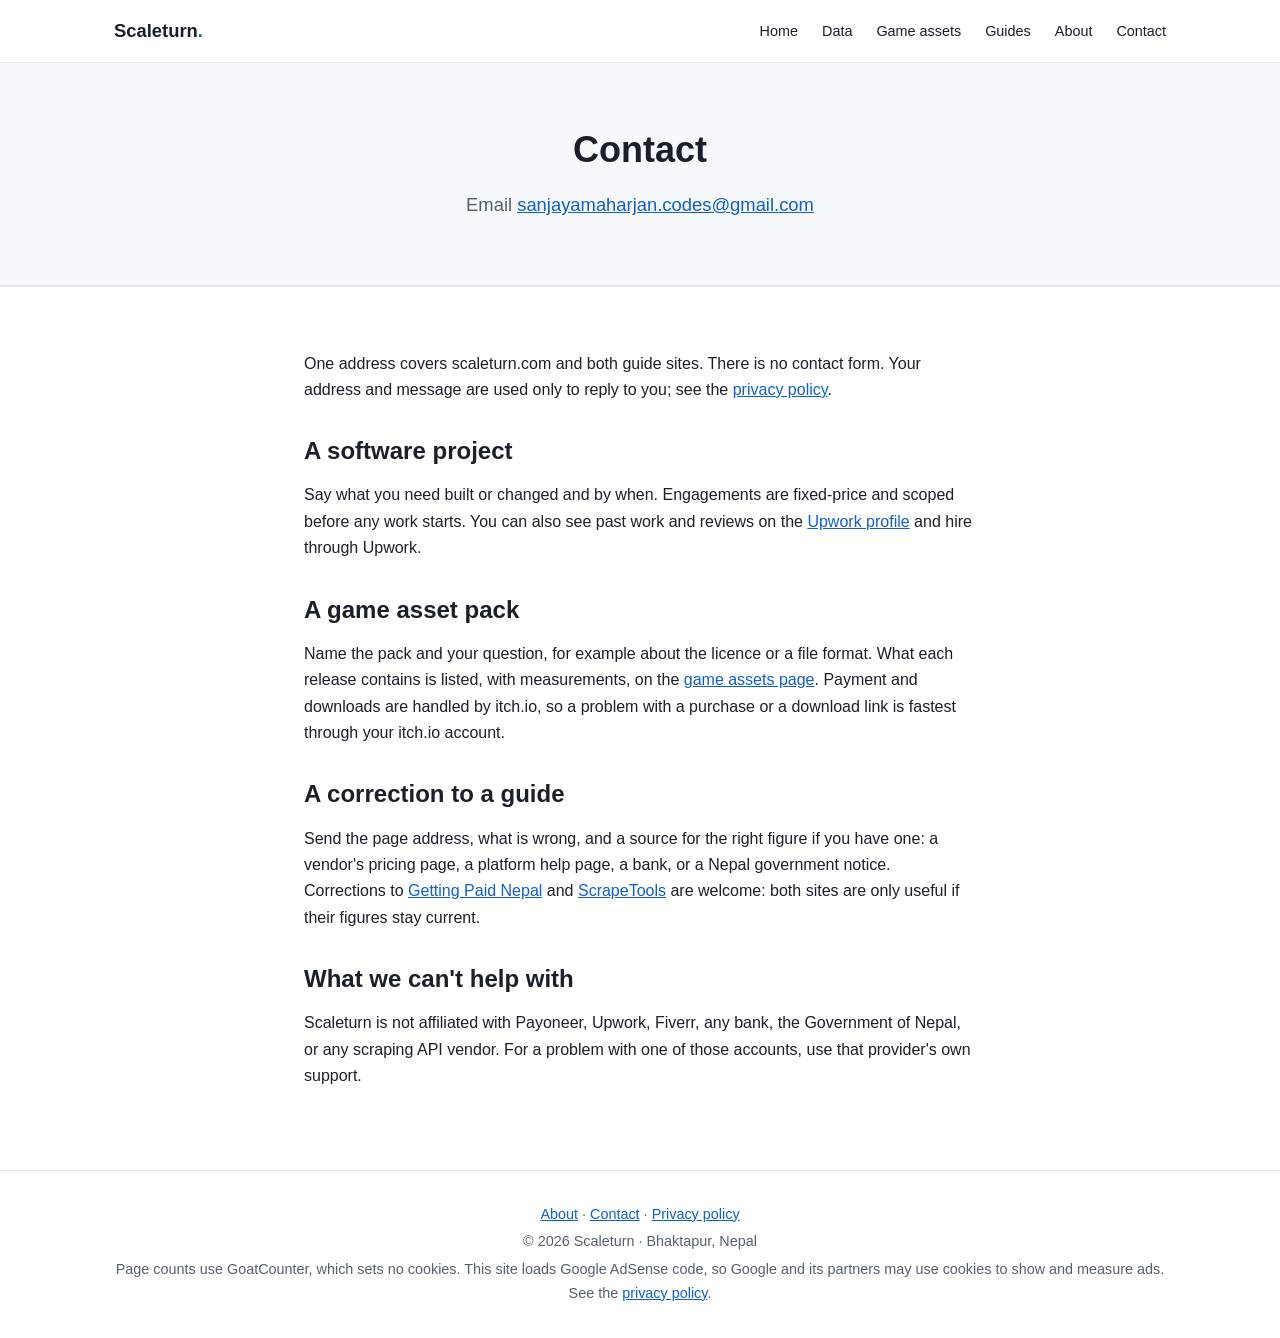
<file: contact.html>
<!DOCTYPE html>
<html lang="en">
<head>
<meta charset="UTF-8">
<meta name="viewport" content="width=device-width, initial-scale=1.0">
<title>Contact Scaleturn</title>
<meta name="description" content="How to reach Scaleturn about a software project, a game asset pack, or a correction to Getting Paid Nepal or ScrapeTools.">
<link rel="canonical" href="https://scaleturn.com/contact.html">
<link rel="icon" href="/favicon.ico">
<script async src="https://pagead2.googlesyndication.com/pagead/js/adsbygoogle.js?client=ca-pub-5554189148912369" crossorigin="anonymous"></script>
<link rel="stylesheet" href="style.css">
</head>
<body>

<header class="site-header">
  <div class="container">
    <a class="site-logo" href="/">Scaleturn<span>.</span></a>
    <nav class="site-nav" aria-label="Main navigation">
      <ul>
        <li><a href="/">Home</a></li>
        <li><a href="/#data">Data</a></li>
        <li><a href="/game-assets.html">Game assets</a></li>
        <li><a href="/#guides">Guides</a></li>
        <li><a href="/about.html">About</a></li>
        <li><a href="/contact.html" aria-current="page">Contact</a></li>
      </ul>
    </nav>
  </div>
</header>

<section class="hero">
  <div class="container">
    <h1>Contact</h1>
    <p>Email <a href="mailto:sanjayamaharjan.codes@gmail.com" data-goatcounter-click="contact/email-scaleturn-contact" data-goatcounter-title="Email (contact page)">sanjayamaharjan.codes@gmail.com</a></p>
  </div>
</section>

<section>
  <div class="container prose">
    <p>One address covers scaleturn.com and both guide sites. There is no contact form. Your address and message are used only to reply to you; see the <a href="/privacy.html">privacy policy</a>.</p>

    <h2>A software project</h2>
    <p>Say what you need built or changed and by when. Engagements are fixed-price and scoped before any work starts. You can also see past work and reviews on the <a href="https://www.upwork.com/freelancers/~018cd015dd101f888e" rel="noopener" data-goatcounter-click="profile/upwork-scaleturn-contact" data-goatcounter-title="Upwork profile (contact page)">Upwork profile</a> and hire through Upwork.</p>

    <h2>A game asset pack</h2>
    <p>Name the pack and your question, for example about the licence or a file format. What each release contains is listed, with measurements, on the <a href="/game-assets.html#measured">game assets page</a>. Payment and downloads are handled by itch.io, so a problem with a purchase or a download link is fastest through your itch.io account.</p>

    <h2>A correction to a guide</h2>
    <p>Send the page address, what is wrong, and a source for the right figure if you have one: a vendor's pricing page, a platform help page, a bank, or a Nepal government notice. Corrections to <a href="https://gettingpaid.scaleturn.com/">Getting Paid Nepal</a> and <a href="https://scrapetools.scaleturn.com/">ScrapeTools</a> are welcome: both sites are only useful if their figures stay current.</p>

    <h2>What we can't help with</h2>
    <p>Scaleturn is not affiliated with Payoneer, Upwork, Fiverr, any bank, the Government of Nepal, or any scraping API vendor. For a problem with one of those accounts, use that provider's own support.</p>
  </div>
</section>

<footer class="site-footer">
  <div class="container">
    <p><a href="/about.html">About</a> &middot; <a href="/contact.html">Contact</a> &middot; <a href="/privacy.html">Privacy policy</a></p>
    <p>&copy; 2026 Scaleturn &middot; Bhaktapur, Nepal</p>
    <p>Page counts use GoatCounter, which sets no cookies. This site loads Google AdSense code, so Google and its partners may use cookies to show and measure ads. See the <a href="/privacy.html">privacy policy</a>.</p>
  </div>
</footer>

<script>window.goatcounter = {path: function(p) { return location.host + p }}</script>
<script data-goatcounter="https://scaleturn.goatcounter.com/count" async src="//gc.zgo.at/count.js"></script>
</body>
</html>
</file>
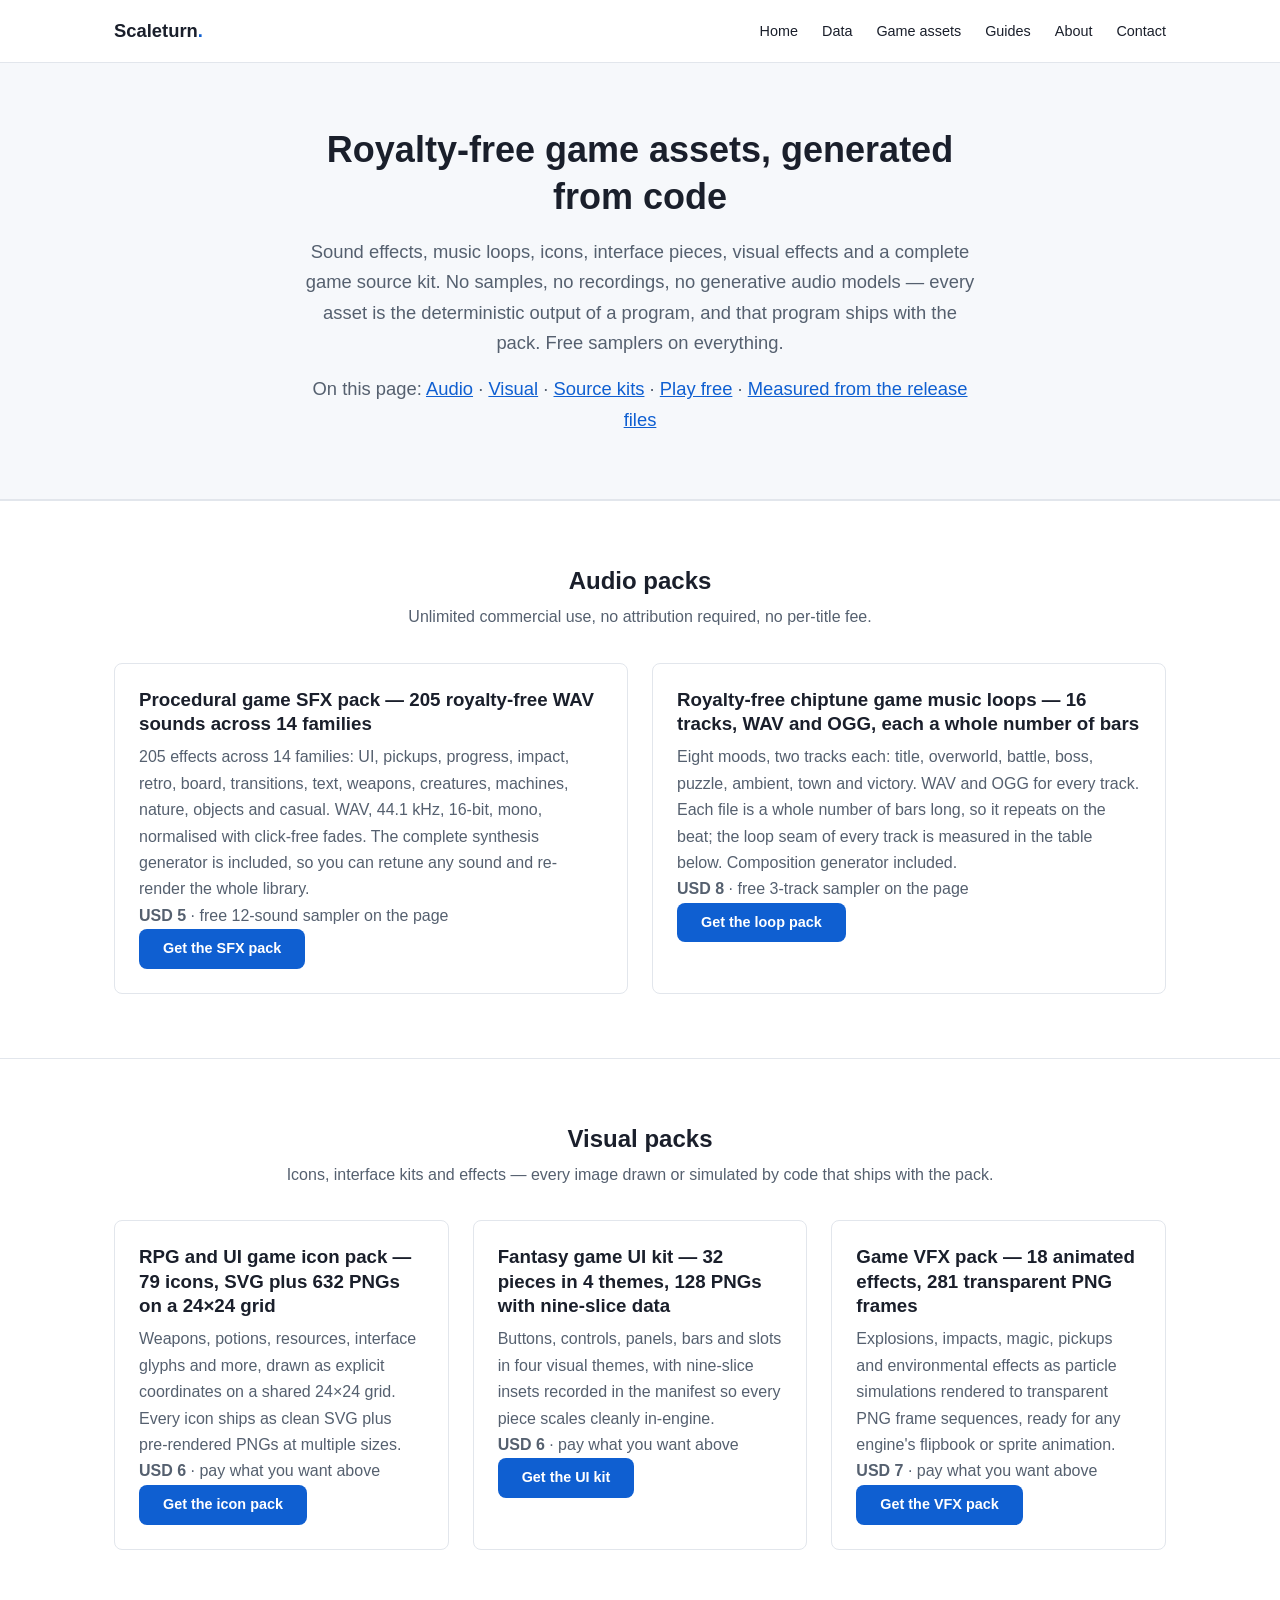
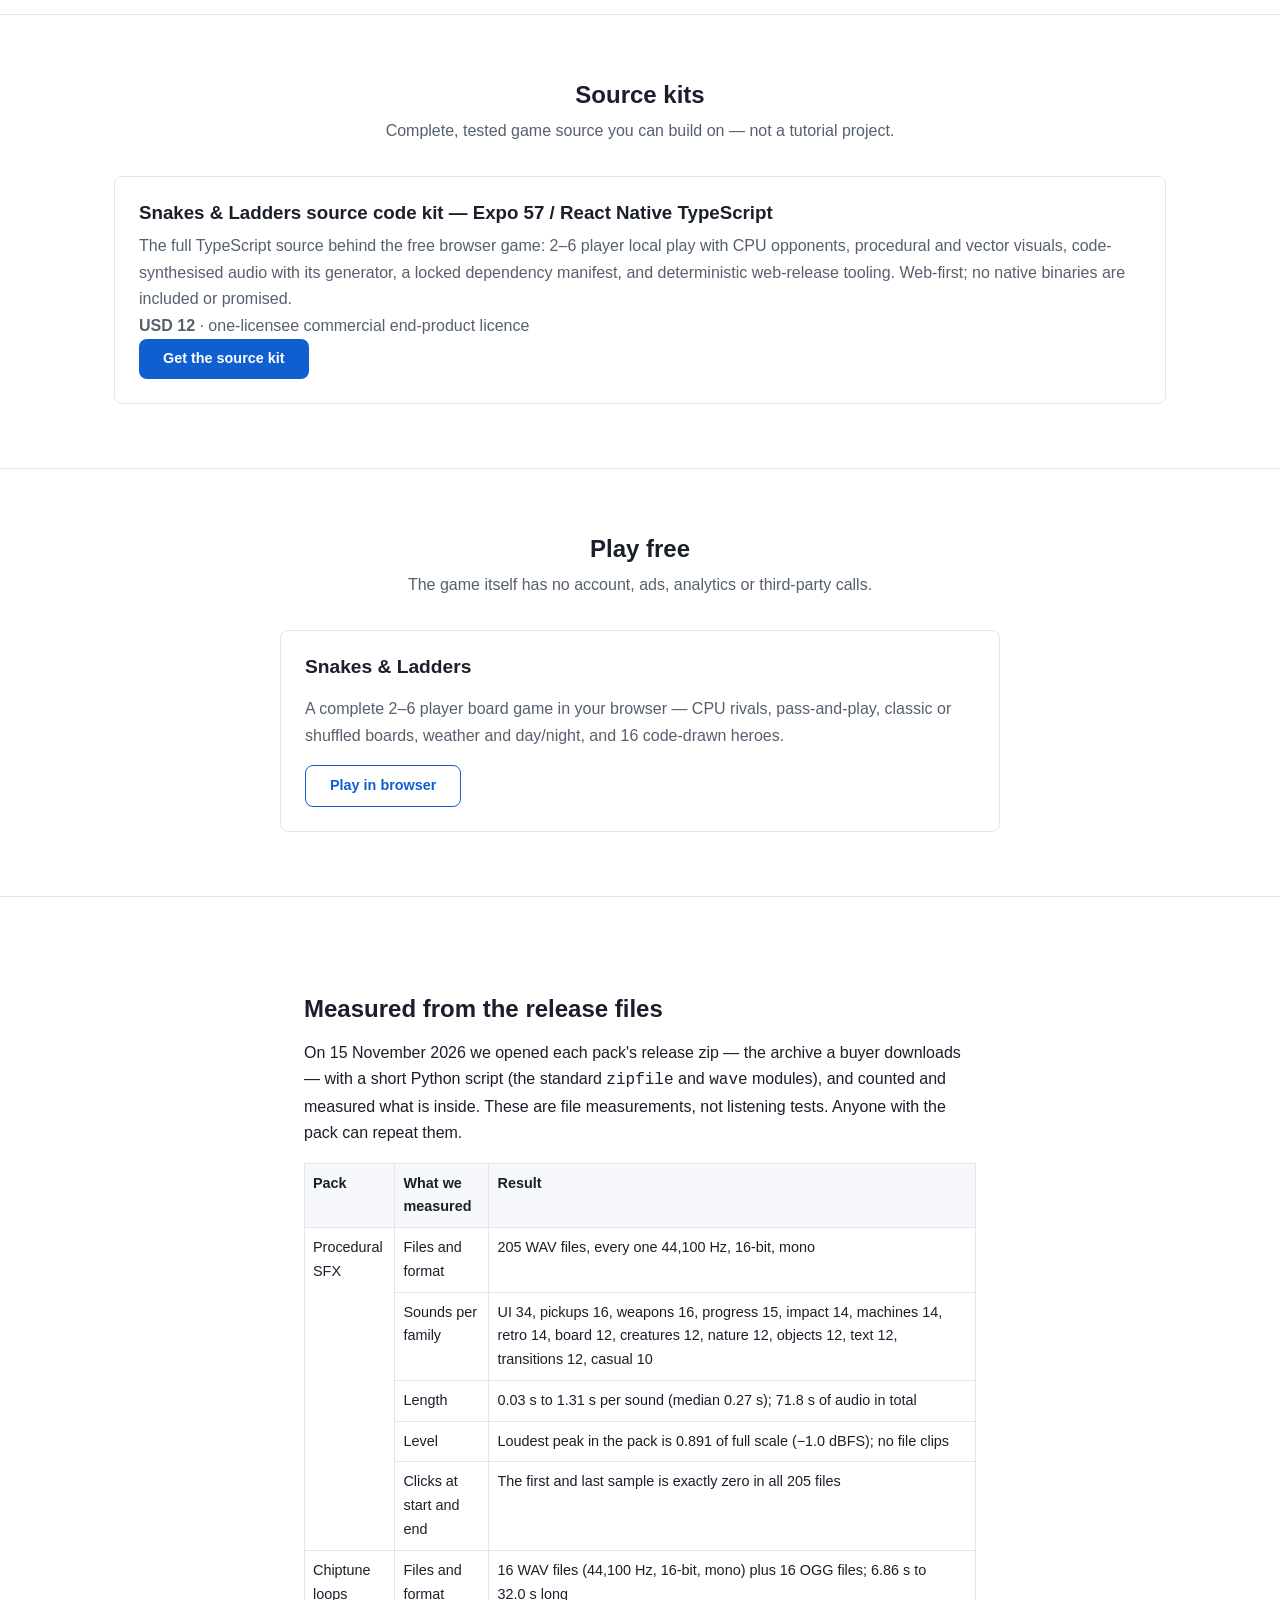
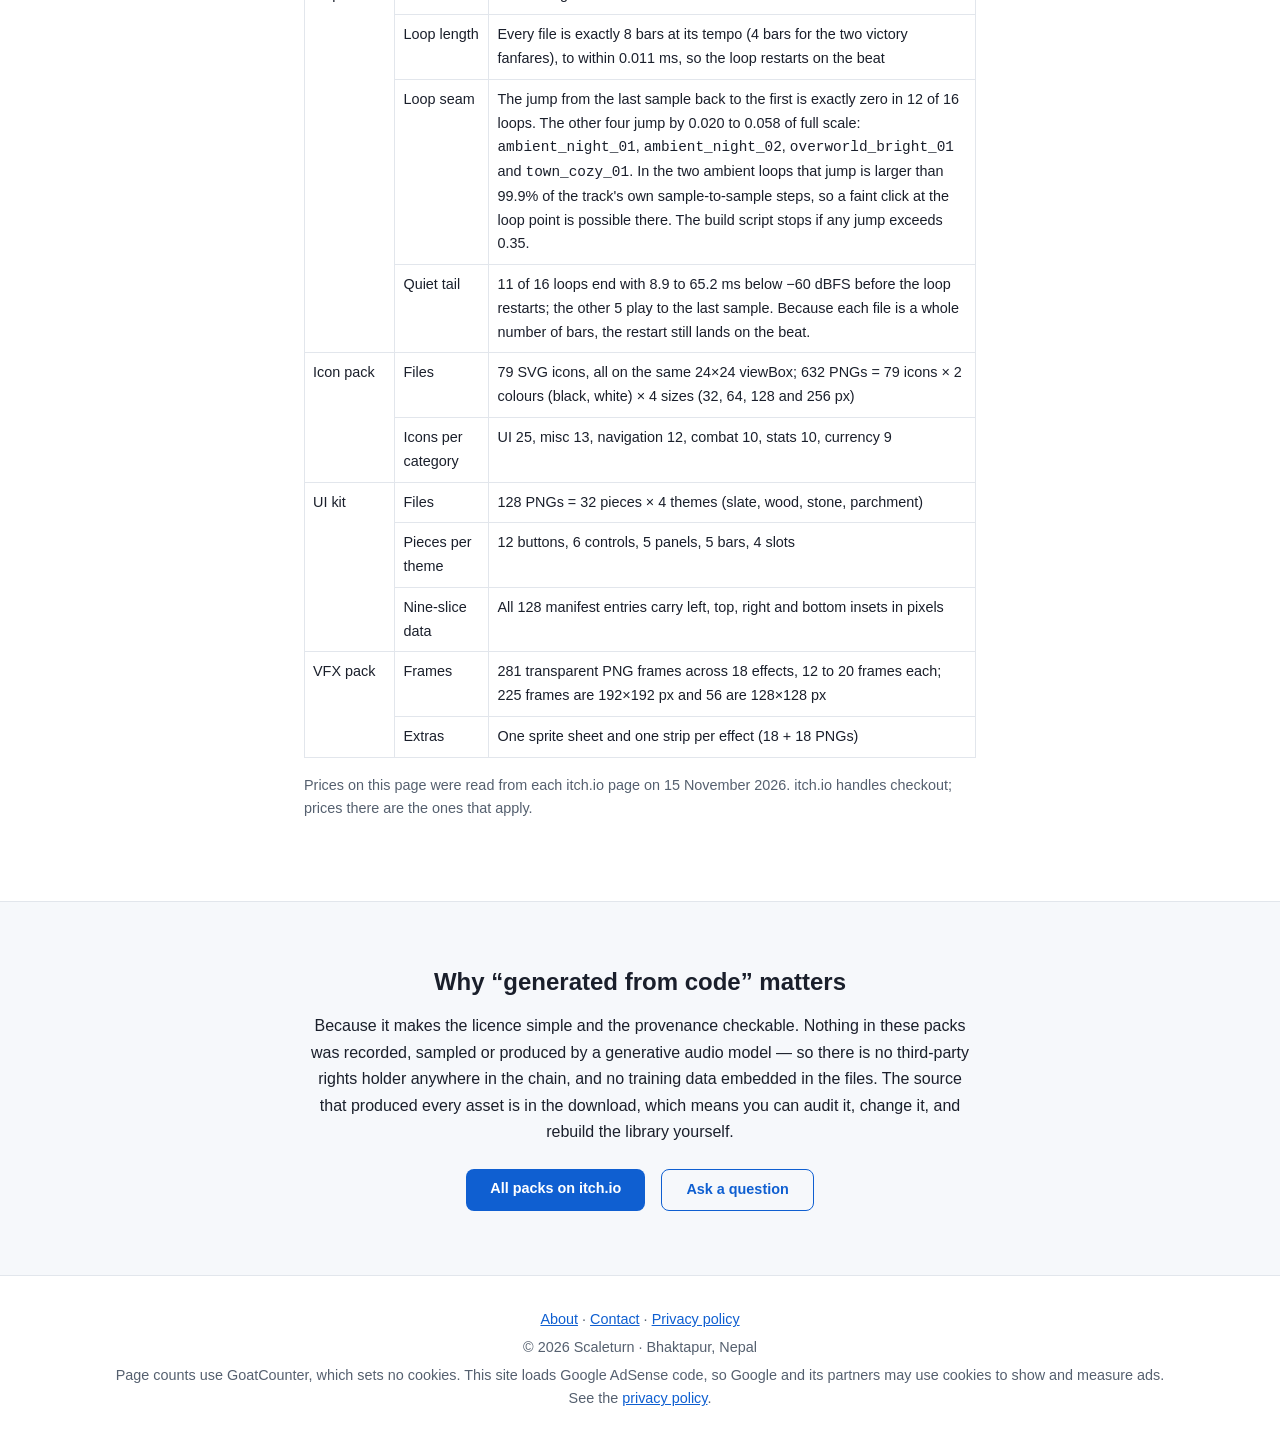
<file: game-assets.html>
<!DOCTYPE html>
<html lang="en">
<head>
<meta charset="UTF-8">
<meta name="viewport" content="width=device-width, initial-scale=1.0">
<title>Game asset packs — icons, UI, VFX, SFX and chiptune loops | Scaleturn</title>
<meta name="description" content="Royalty-free game sound effects, chiptune music loops, icons, UI pieces, VFX and a game source kit, generated from code. File counts, lengths and loop seams measured from each release zip.">
<link rel="canonical" href="https://scaleturn.com/game-assets.html">
<link rel="icon" href="/favicon.ico">
<script async src="https://pagead2.googlesyndication.com/pagead/js/adsbygoogle.js?client=ca-pub-5554189148912369" crossorigin="anonymous"></script>
<link rel="stylesheet" href="style.css">
</head>
<body>

<header class="site-header">
  <div class="container">
    <a class="site-logo" href="/">Scaleturn<span>.</span></a>
    <nav class="site-nav" aria-label="Main navigation">
      <ul>
        <li><a href="/">Home</a></li>
        <li><a href="/#data">Data</a></li>
        <li><a href="/game-assets.html" aria-current="page">Game assets</a></li>
        <li><a href="/#guides">Guides</a></li>
        <li><a href="/about.html">About</a></li>
        <li><a href="/contact.html">Contact</a></li>
      </ul>
    </nav>
  </div>
</header>

<section class="hero">
  <div class="container">
    <h1>Royalty-free game assets, generated from code</h1>
    <p>Sound effects, music loops, icons, interface pieces, visual effects and a complete game source kit. No samples, no recordings, no generative audio models — every asset is the deterministic output of a program, and that program ships with the pack. Free samplers on everything.</p>
    <p class="note" style="margin-top:1rem">On this page: <a href="#audio">Audio</a> · <a href="#visual">Visual</a> · <a href="#code">Source kits</a> · <a href="#games">Play free</a> · <a href="#measured">Measured from the release files</a></p>
  </div>
</section>

<section id="audio">
  <div class="container">
    <div class="section-title">
      <h2>Audio packs</h2>
      <p>Unlimited commercial use, no attribution required, no per-title fee.</p>
    </div>
    <div class="card-grid">
      <div class="card">
        <h2>Procedural game SFX pack — 205 royalty-free WAV sounds across 14 families</h2>
        <p>205 effects across 14 families: UI, pickups, progress, impact, retro, board, transitions, text, weapons, creatures, machines, nature, objects and casual. WAV, 44.1&nbsp;kHz, 16-bit, mono, normalised with click-free fades. The complete synthesis generator is included, so you can retune any sound and re-render the whole library.</p>
        <p><strong>USD&nbsp;5</strong> · free 12-sound sampler on the page</p>
        <p><a class="btn" href="https://scaleturn.itch.io/procedural-game-sfx" target="_blank" rel="noopener" data-goatcounter-click="store/itch-procedural-game-sfx-scaleturn-gameassets" data-goatcounter-title="itch.io: Procedural game SFX (game assets page)">Get the SFX pack</a></p>
      </div>
      <div class="card">
        <h2>Royalty-free chiptune game music loops — 16 tracks, WAV and OGG, each a whole number of bars</h2>
        <p>Eight moods, two tracks each: title, overworld, battle, boss, puzzle, ambient, town and victory. WAV and OGG for every track. Each file is a whole number of bars long, so it repeats on the beat; the loop seam of every track is measured in the table below. Composition generator included.</p>
        <p><strong>USD&nbsp;8</strong> · free 3-track sampler on the page</p>
        <p><a class="btn" href="https://scaleturn.itch.io/chiptune-game-loops" target="_blank" rel="noopener" data-goatcounter-click="store/itch-chiptune-game-loops-scaleturn-gameassets" data-goatcounter-title="itch.io: Chiptune game loops (game assets page)">Get the loop pack</a></p>
      </div>
    </div>
  </div>
</section>

<section id="visual">
  <div class="container">
    <div class="section-title">
      <h2>Visual packs</h2>
      <p>Icons, interface kits and effects — every image drawn or simulated by code that ships with the pack.</p>
    </div>
    <div class="card-grid">
      <div class="card">
        <h2>RPG and UI game icon pack — 79 icons, SVG plus 632 PNGs on a 24×24 grid</h2>
        <p>Weapons, potions, resources, interface glyphs and more, drawn as explicit coordinates on a shared 24×24 grid. Every icon ships as clean SVG plus pre-rendered PNGs at multiple sizes.</p>
        <p><strong>USD&nbsp;6</strong> · pay what you want above</p>
        <p><a class="btn" href="https://scaleturn.itch.io/game-ui-icon-pack" target="_blank" rel="noopener" data-goatcounter-click="store/itch-game-ui-icon-pack-scaleturn-gameassets" data-goatcounter-title="itch.io: Game UI icon pack (game assets page)">Get the icon pack</a></p>
      </div>
      <div class="card">
        <h2>Fantasy game UI kit — 32 pieces in 4 themes, 128 PNGs with nine-slice data</h2>
        <p>Buttons, controls, panels, bars and slots in four visual themes, with nine-slice insets recorded in the manifest so every piece scales cleanly in-engine.</p>
        <p><strong>USD&nbsp;6</strong> · pay what you want above</p>
        <p><a class="btn" href="https://scaleturn.itch.io/game-ui-kit" target="_blank" rel="noopener" data-goatcounter-click="store/itch-game-ui-kit-scaleturn-gameassets" data-goatcounter-title="itch.io: Game UI kit (game assets page)">Get the UI kit</a></p>
      </div>
      <div class="card">
        <h2>Game VFX pack — 18 animated effects, 281 transparent PNG frames</h2>
        <p>Explosions, impacts, magic, pickups and environmental effects as particle simulations rendered to transparent PNG frame sequences, ready for any engine's flipbook or sprite animation.</p>
        <p><strong>USD&nbsp;7</strong> · pay what you want above</p>
        <p><a class="btn" href="https://scaleturn.itch.io/game-vfx-pack" target="_blank" rel="noopener" data-goatcounter-click="store/itch-game-vfx-pack-scaleturn-gameassets" data-goatcounter-title="itch.io: Game VFX pack (game assets page)">Get the VFX pack</a></p>
      </div>
    </div>
  </div>
</section>

<section id="code">
  <div class="container">
    <div class="section-title">
      <h2>Source kits</h2>
      <p>Complete, tested game source you can build on — not a tutorial project.</p>
    </div>
    <div class="card-grid">
      <div class="card">
        <h2>Snakes &amp; Ladders source code kit — Expo 57 / React Native TypeScript</h2>
        <p>The full TypeScript source behind the free browser game: 2–6 player local play with CPU opponents, procedural and vector visuals, code-synthesised audio with its generator, a locked dependency manifest, and deterministic web-release tooling. Web-first; no native binaries are included or promised.</p>
        <p><strong>USD&nbsp;12</strong> · one-licensee commercial end-product licence</p>
        <p><a class="btn" href="https://scaleturn.itch.io/snakes-and-ladders-source-kit" target="_blank" rel="noopener" data-goatcounter-click="store/itch-snakes-and-ladders-source-kit-scaleturn-gameassets" data-goatcounter-title="itch.io: Snakes and Ladders source kit (game assets page)">Get the source kit</a></p>
      </div>
    </div>
  </div>
</section>

<section id="games">
  <div class="container">
    <div class="section-title">
      <h2>Play free</h2>
      <p>The game itself has no account, ads, analytics or third-party calls.</p>
    </div>
    <div class="resource-card">
      <div>
        <h3>Snakes &amp; Ladders</h3>
        <p>A complete 2–6 player board game in your browser — CPU rivals, pass-and-play, classic or shuffled boards, weather and day/night, and 16 code-drawn heroes.</p>
      </div>
      <a class="btn btn-secondary" href="https://scaleturn.itch.io/snakes-and-ladders" target="_blank" rel="noopener" data-goatcounter-click="store/itch-snakes-and-ladders-scaleturn-gameassets" data-goatcounter-title="itch.io: Snakes and Ladders, play in browser (game assets page)">Play in browser</a>
    </div>
  </div>
</section>

<section id="measured">
  <div class="container prose" style="margin:0 auto">
    <h2>Measured from the release files</h2>
    <p>On 15 November 2026 we opened each pack's release zip — the archive a buyer downloads — with a short Python script (the standard <code>zipfile</code> and <code>wave</code> modules), and counted and measured what is inside. These are file measurements, not listening tests. Anyone with the pack can repeat them.</p>
    <div class="table-wrap">
      <table class="data">
        <thead><tr><th>Pack</th><th>What we measured</th><th>Result</th></tr></thead>
        <tbody>
          <tr><td rowspan="5">Procedural SFX</td><td>Files and format</td><td>205 WAV files, every one 44,100&nbsp;Hz, 16-bit, mono</td></tr>
          <tr><td>Sounds per family</td><td>UI 34, pickups 16, weapons 16, progress 15, impact 14, machines 14, retro 14, board 12, creatures 12, nature 12, objects 12, text 12, transitions 12, casual 10</td></tr>
          <tr><td>Length</td><td>0.03&nbsp;s to 1.31&nbsp;s per sound (median 0.27&nbsp;s); 71.8&nbsp;s of audio in total</td></tr>
          <tr><td>Level</td><td>Loudest peak in the pack is 0.891 of full scale (−1.0&nbsp;dBFS); no file clips</td></tr>
          <tr><td>Clicks at start and end</td><td>The first and last sample is exactly zero in all 205 files</td></tr>
          <tr><td rowspan="4">Chiptune loops</td><td>Files and format</td><td>16 WAV files (44,100&nbsp;Hz, 16-bit, mono) plus 16 OGG files; 6.86&nbsp;s to 32.0&nbsp;s long</td></tr>
          <tr><td>Loop length</td><td>Every file is exactly 8 bars at its tempo (4 bars for the two victory fanfares), to within 0.011&nbsp;ms, so the loop restarts on the beat</td></tr>
          <tr><td>Loop seam</td><td>The jump from the last sample back to the first is exactly zero in 12 of 16 loops. The other four jump by 0.020 to 0.058 of full scale: <code>ambient_night_01</code>, <code>ambient_night_02</code>, <code>overworld_bright_01</code> and <code>town_cozy_01</code>. In the two ambient loops that jump is larger than 99.9% of the track's own sample-to-sample steps, so a faint click at the loop point is possible there. The build script stops if any jump exceeds 0.35.</td></tr>
          <tr><td>Quiet tail</td><td>11 of 16 loops end with 8.9 to 65.2&nbsp;ms below −60&nbsp;dBFS before the loop restarts; the other 5 play to the last sample. Because each file is a whole number of bars, the restart still lands on the beat.</td></tr>
          <tr><td rowspan="2">Icon pack</td><td>Files</td><td>79 SVG icons, all on the same 24×24 viewBox; 632 PNGs = 79 icons × 2 colours (black, white) × 4 sizes (32, 64, 128 and 256&nbsp;px)</td></tr>
          <tr><td>Icons per category</td><td>UI 25, misc 13, navigation 12, combat 10, stats 10, currency 9</td></tr>
          <tr><td rowspan="3">UI kit</td><td>Files</td><td>128 PNGs = 32 pieces × 4 themes (slate, wood, stone, parchment)</td></tr>
          <tr><td>Pieces per theme</td><td>12 buttons, 6 controls, 5 panels, 5 bars, 4 slots</td></tr>
          <tr><td>Nine-slice data</td><td>All 128 manifest entries carry left, top, right and bottom insets in pixels</td></tr>
          <tr><td rowspan="2">VFX pack</td><td>Frames</td><td>281 transparent PNG frames across 18 effects, 12 to 20 frames each; 225 frames are 192×192&nbsp;px and 56 are 128×128&nbsp;px</td></tr>
          <tr><td>Extras</td><td>One sprite sheet and one strip per effect (18 + 18 PNGs)</td></tr>
        </tbody>
      </table>
    </div>
    <p class="note">Prices on this page were read from each itch.io page on 15 November 2026. itch.io handles checkout; prices there are the ones that apply.</p>
  </div>
</section>

<section class="cta-block">
  <div class="container">
    <h2>Why &ldquo;generated from code&rdquo; matters</h2>
    <p>Because it makes the licence simple and the provenance checkable. Nothing in these packs was recorded, sampled or produced by a generative audio model — so there is no third-party rights holder anywhere in the chain, and no training data embedded in the files. The source that produced every asset is in the download, which means you can audit it, change it, and rebuild the library yourself.</p>
    <div class="cta-buttons">
      <a class="btn" href="https://scaleturn.itch.io/" target="_blank" rel="noopener" data-goatcounter-click="store/itch-storefront-scaleturn-gameassets" data-goatcounter-title="itch.io: all packs (game assets page)">All packs on itch.io</a>
      <a class="btn btn-secondary" href="/contact.html">Ask a question</a>
    </div>
  </div>
</section>

<footer class="site-footer">
  <div class="container">
    <p><a href="/about.html">About</a> &middot; <a href="/contact.html">Contact</a> &middot; <a href="/privacy.html">Privacy policy</a></p>
    <p>&copy; 2026 Scaleturn &middot; Bhaktapur, Nepal</p>
    <p>Page counts use GoatCounter, which sets no cookies. This site loads Google AdSense code, so Google and its partners may use cookies to show and measure ads. See the <a href="/privacy.html">privacy policy</a>.</p>
  </div>
</footer>

<script type="application/ld+json">{"@context":"https://schema.org","@type":"Product","name":"Game UI Icon Pack — 79 icons, SVG + PNG","url":"https://scaleturn.itch.io/game-ui-icon-pack","offers":{"@type":"Offer","price":"6.00","priceCurrency":"USD","url":"https://scaleturn.itch.io/game-ui-icon-pack","availability":"https://schema.org/InStock"}}</script>
<script type="application/ld+json">{"@context":"https://schema.org","@type":"Product","name":"Game UI Kit — 32 pieces × 4 themes","url":"https://scaleturn.itch.io/game-ui-kit","offers":{"@type":"Offer","price":"6.00","priceCurrency":"USD","url":"https://scaleturn.itch.io/game-ui-kit","availability":"https://schema.org/InStock"}}</script>
<script type="application/ld+json">{"@context":"https://schema.org","@type":"Product","name":"Game VFX Pack — 18 animated effects, 281 frames","url":"https://scaleturn.itch.io/game-vfx-pack","offers":{"@type":"Offer","price":"7.00","priceCurrency":"USD","url":"https://scaleturn.itch.io/game-vfx-pack","availability":"https://schema.org/InStock"}}</script>
<script type="application/ld+json">{"@context":"https://schema.org","@type":"Product","name":"Procedural Game SFX — 205 royalty-free sounds","url":"https://scaleturn.itch.io/procedural-game-sfx","offers":{"@type":"Offer","price":"5.00","priceCurrency":"USD","url":"https://scaleturn.itch.io/procedural-game-sfx","availability":"https://schema.org/InStock"}}</script>
<script type="application/ld+json">{"@context":"https://schema.org","@type":"Product","name":"Chiptune Game Loops — 16 royalty-free tracks","url":"https://scaleturn.itch.io/chiptune-game-loops","offers":{"@type":"Offer","price":"8.00","priceCurrency":"USD","url":"https://scaleturn.itch.io/chiptune-game-loops","availability":"https://schema.org/InStock"}}</script>
<script type="application/ld+json">{"@context":"https://schema.org","@type":"Product","name":"Snakes & Ladders Source Kit — Expo 57 / React Native","url":"https://scaleturn.itch.io/snakes-and-ladders-source-kit","offers":{"@type":"Offer","price":"12.00","priceCurrency":"USD","url":"https://scaleturn.itch.io/snakes-and-ladders-source-kit","availability":"https://schema.org/InStock"}}</script>
<script>window.goatcounter = {path: function(p) { return location.host + p }}</script>
<script data-goatcounter="https://scaleturn.goatcounter.com/count" async src="//gc.zgo.at/count.js"></script>
</body>
</html>
</file>
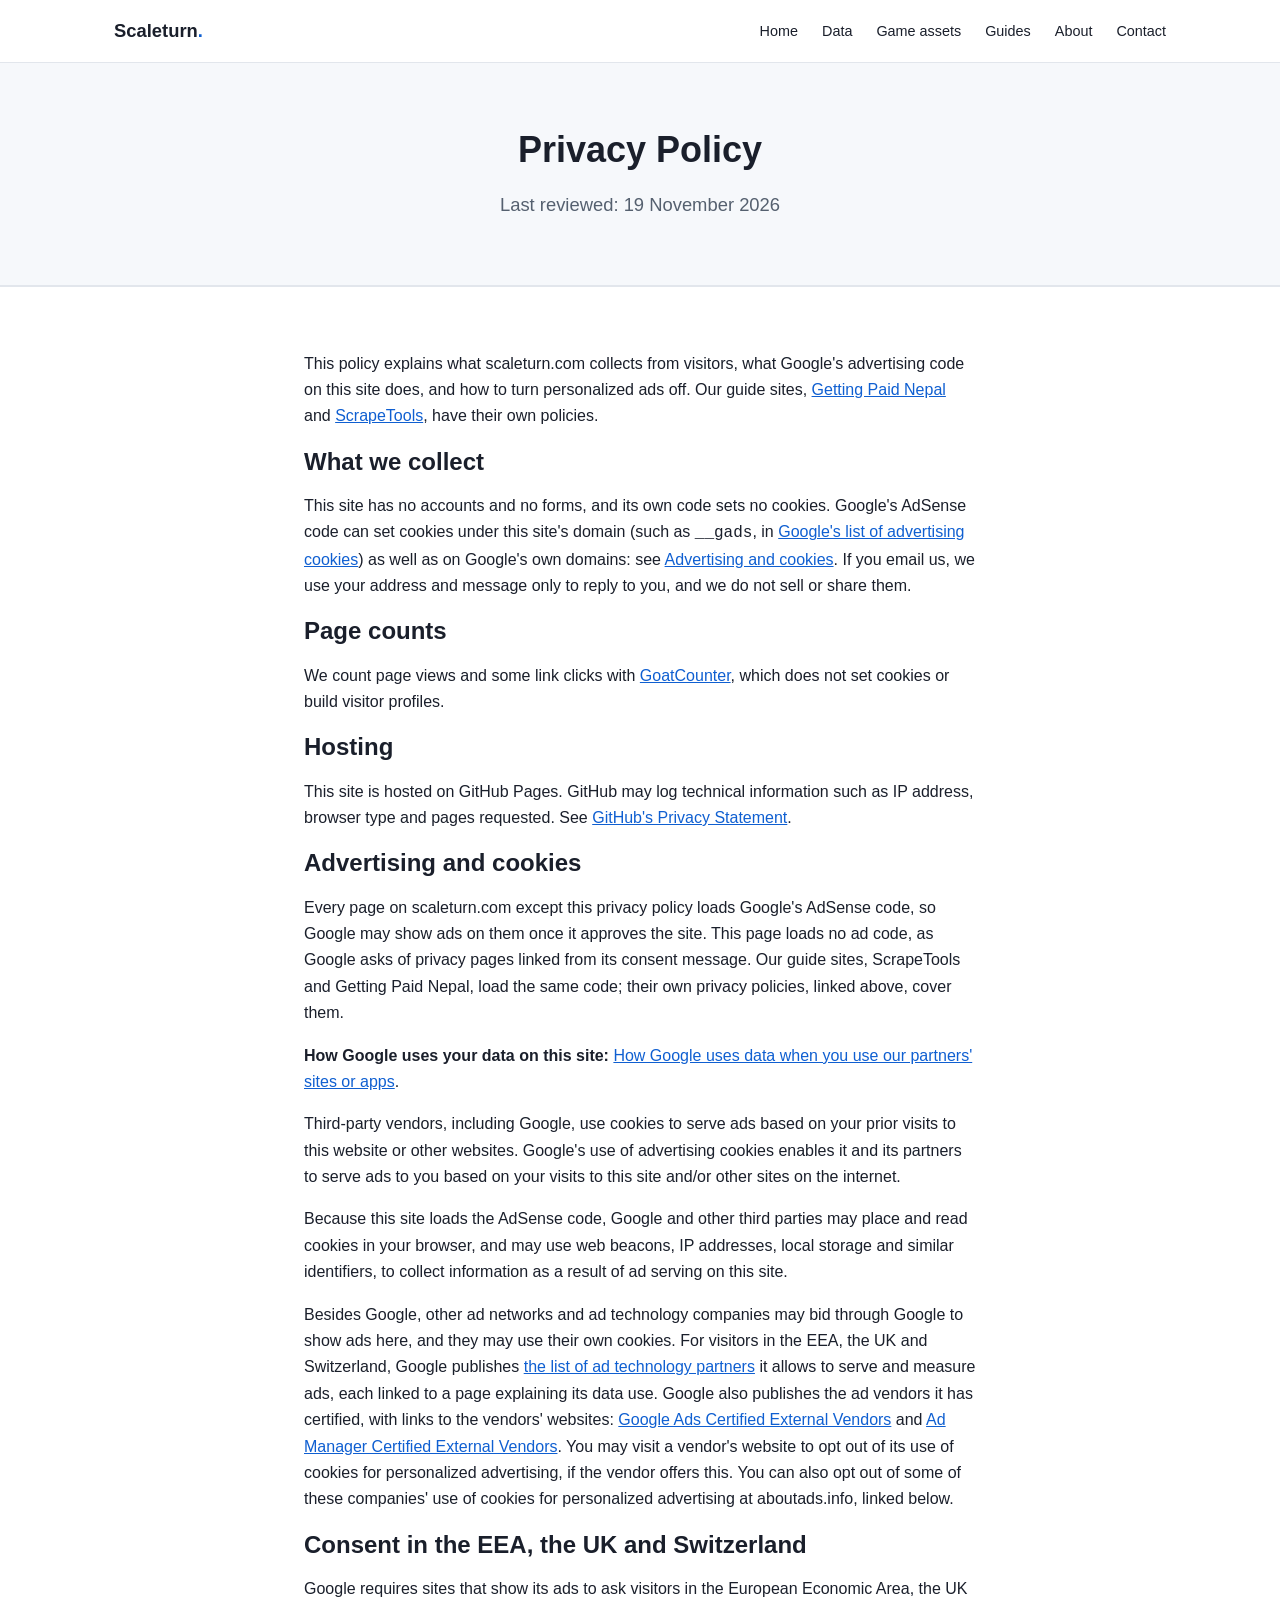
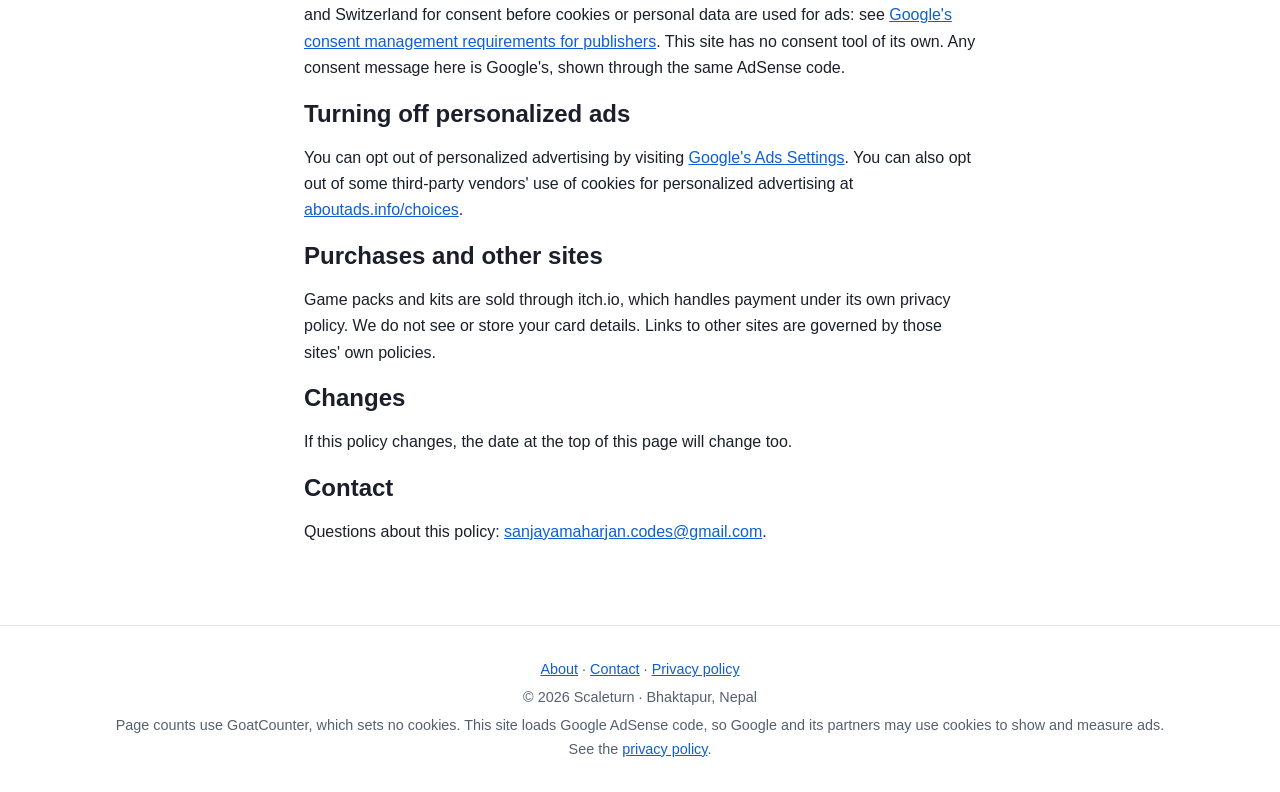
<file: privacy.html>
<!DOCTYPE html>
<html lang="en">
<head>
<meta charset="UTF-8">
<meta name="viewport" content="width=device-width, initial-scale=1.0">
<title>Privacy Policy | Scaleturn</title>
<meta name="description" content="What scaleturn.com collects, how page counts work, how Google's AdSense code on this site uses advertising cookies, and how to turn personalized ads off.">
<link rel="canonical" href="https://scaleturn.com/privacy.html">
<link rel="icon" href="/favicon.ico">
<link rel="stylesheet" href="style.css">
</head>
<body>

<header class="site-header">
  <div class="container">
    <a class="site-logo" href="/">Scaleturn<span>.</span></a>
    <nav class="site-nav" aria-label="Main navigation">
      <ul>
        <li><a href="/">Home</a></li>
        <li><a href="/#data">Data</a></li>
        <li><a href="/game-assets.html">Game assets</a></li>
        <li><a href="/#guides">Guides</a></li>
        <li><a href="/about.html">About</a></li>
        <li><a href="/contact.html">Contact</a></li>
      </ul>
    </nav>
  </div>
</header>

<section class="hero">
  <div class="container">
    <h1>Privacy Policy</h1>
    <p>Last reviewed: 19 November 2026</p>
  </div>
</section>

<section>
  <div class="container" style="max-width: var(--width-prose)">
    <p>This policy explains what scaleturn.com collects from visitors, what Google's advertising code on this site does, and how to turn personalized ads off. Our guide sites, <a href="https://gettingpaid.scaleturn.com/privacy-policy.html">Getting Paid Nepal</a> and <a href="https://scrapetools.scaleturn.com/privacy.html">ScrapeTools</a>, have their own policies.</p>

    <h2>What we collect</h2>
    <p>This site has no accounts and no forms, and its own code sets no cookies. Google's AdSense code can set cookies under this site's domain (such as <code>__gads</code>, in <a href="https://business.safety.google/adscookies/" rel="noopener">Google's list of advertising cookies</a>) as well as on Google's own domains: see <a href="#advertising">Advertising and cookies</a>. If you email us, we use your address and message only to reply to you, and we do not sell or share them.</p>

    <h2>Page counts</h2>
    <p>We count page views and some link clicks with <a href="https://www.goatcounter.com/" rel="noopener">GoatCounter</a>, which does not set cookies or build visitor profiles.</p>

    <h2>Hosting</h2>
    <p>This site is hosted on GitHub Pages. GitHub may log technical information such as IP address, browser type and pages requested. See <a href="https://docs.github.com/en/site-policy/privacy-policies/github-general-privacy-statement" rel="noopener">GitHub's Privacy Statement</a>.</p>

    <h2 id="advertising">Advertising and cookies</h2>
    <p>Every page on scaleturn.com except this privacy policy loads Google's AdSense code, so Google may show ads on them once it approves the site. This page loads no ad code, as Google asks of privacy pages linked from its consent message. Our guide sites, ScrapeTools and Getting Paid Nepal, load the same code; their own privacy policies, linked above, cover them.</p>
    <p><strong>How Google uses your data on this site:</strong> <a href="https://www.google.com/policies/privacy/partners/" rel="noopener">How Google uses data when you use our partners' sites or apps</a>.</p>
    <p>Third-party vendors, including Google, use cookies to serve ads based on your prior visits to this website or other websites. Google's use of advertising cookies enables it and its partners to serve ads to you based on your visits to this site and/or other sites on the internet.</p>
    <p>Because this site loads the AdSense code, Google and other third parties may place and read cookies in your browser, and may use web beacons, IP addresses, local storage and similar identifiers, to collect information as a result of ad serving on this site.</p>
    <p>Besides Google, other ad networks and ad technology companies may bid through Google to show ads here, and they may use their own cookies. For visitors in the EEA, the UK and Switzerland, Google publishes <a href="https://support.google.com/adsense/answer/9012903" rel="noopener">the list of ad technology partners</a> it allows to serve and measure ads, each linked to a page explaining its data use. Google also publishes the ad vendors it has certified, with links to the vendors' websites: <a href="https://developers.google.com/third-party-ads/googleads-vendors" rel="noopener">Google Ads Certified External Vendors</a> and <a href="https://developers.google.com/third-party-ads/adx-vendors" rel="noopener">Ad Manager Certified External Vendors</a>. You may visit a vendor's website to opt out of its use of cookies for personalized advertising, if the vendor offers this. You can also opt out of some of these companies' use of cookies for personalized advertising at aboutads.info, linked below.</p>

    <h2 id="consent">Consent in the EEA, the UK and Switzerland</h2>
    <p>Google requires sites that show its ads to ask visitors in the European Economic Area, the UK and Switzerland for consent before cookies or personal data are used for ads: see <a href="https://support.google.com/adsense/answer/13790256" rel="noopener">Google's consent management requirements for publishers</a>. This site has no consent tool of its own. Any consent message here is Google's, shown through the same AdSense code.</p>

    <h2 id="opt-out">Turning off personalized ads</h2>
    <p>You can opt out of personalized advertising by visiting <a href="https://www.google.com/settings/ads" rel="noopener">Google's Ads Settings</a>. You can also opt out of some third-party vendors' use of cookies for personalized advertising at <a href="https://www.aboutads.info/choices/" rel="noopener">aboutads.info/choices</a>.</p>

    <h2>Purchases and other sites</h2>
    <p>Game packs and kits are sold through itch.io, which handles payment under its own privacy policy. We do not see or store your card details. Links to other sites are governed by those sites' own policies.</p>

    <h2>Changes</h2>
    <p>If this policy changes, the date at the top of this page will change too.</p>

    <h2>Contact</h2>
    <p>Questions about this policy: <a href="mailto:sanjayamaharjan.codes@gmail.com" data-goatcounter-click="contact/email-scaleturn-privacy" data-goatcounter-title="Email (privacy page)">sanjayamaharjan.codes@gmail.com</a>.</p>
  </div>
</section>

<footer class="site-footer">
  <div class="container">
    <p><a href="/about.html">About</a> &middot; <a href="/contact.html">Contact</a> &middot; <a href="/privacy.html">Privacy policy</a></p>
    <p>&copy; 2026 Scaleturn &middot; Bhaktapur, Nepal</p>
    <p>Page counts use GoatCounter, which sets no cookies. This site loads Google AdSense code, so Google and its partners may use cookies to show and measure ads. See the <a href="/privacy.html">privacy policy</a>.</p>
  </div>
</footer>

<script>window.goatcounter = {path: function(p) { return location.host + p }}</script>
<script data-goatcounter="https://scaleturn.goatcounter.com/count" async src="//gc.zgo.at/count.js"></script>
</body>
</html>
</file>
<file: style.css>
/* Scaleturn — style.css
   Framework-free, hand-written CSS. Design tokens first (custom properties),
   then components. No build step, no web fonts — system font stack for speed.
   Tokens intentionally match the sibling Getting Paid in Nepal guide site for
   a consistent visual identity across Scaleturn properties. */

:root {
  /* Color tokens */
  --color-bg: #ffffff;
  --color-bg-alt: #f6f8fb;
  --color-text: #1a1f2b;
  --color-text-muted: #55606f;
  --color-primary: #0f5fd1;
  --color-primary-dark: #0b47a0;
  --color-border: #e2e6ec;
  --color-link: #0f5fd1;
  --color-link-visited: #0b47a0;

  /* Spacing scale */
  --space-1: 0.25rem;
  --space-2: 0.5rem;
  --space-3: 1rem;
  --space-4: 1.5rem;
  --space-5: 2rem;
  --space-6: 3rem;
  --space-7: 4rem;

  /* Type scale */
  --font-family: -apple-system, BlinkMacSystemFont, "Segoe UI", Roboto, Helvetica, Arial, sans-serif;
  --font-size-base: 1rem;
  --font-size-sm: 0.9rem;
  --font-size-lg: 1.15rem;
  --font-size-h1: 2.25rem;
  --font-size-h2: 1.5rem;
  --font-size-h3: 1.2rem;
  --line-height-base: 1.65;

  /* Layout */
  --width-site: 1100px;
  --width-prose: 720px;
  --radius: 8px;
}

* { box-sizing: border-box; }

html { -webkit-text-size-adjust: 100%; }

body {
  margin: 0;
  font-family: var(--font-family);
  font-size: var(--font-size-base);
  line-height: var(--line-height-base);
  color: var(--color-text);
  background: var(--color-bg);
}

a { color: var(--color-link); }
a:visited { color: var(--color-link-visited); }

h1, h2, h3 {
  line-height: 1.3;
  margin-top: 0;
  margin-bottom: var(--space-3);
}
h1 { font-size: var(--font-size-h1); }
h2 { font-size: var(--font-size-h2); }
h3 { font-size: var(--font-size-h3); }

p { margin: 0 0 var(--space-3) 0; }

.container {
  max-width: var(--width-site);
  margin: 0 auto;
  padding: 0 var(--space-4);
}

/* ---- Header ---- */
.site-header {
  border-bottom: 1px solid var(--color-border);
  background: var(--color-bg);
}
.site-header .container {
  display: flex;
  align-items: center;
  justify-content: space-between;
  padding-top: var(--space-3);
  padding-bottom: var(--space-3);
}
.site-logo {
  font-weight: 700;
  font-size: 1.15rem;
  text-decoration: none;
  color: var(--color-text);
}
.site-logo span { color: var(--color-primary); }
.site-nav ul {
  list-style: none;
  display: flex;
  flex-wrap: wrap;
  gap: var(--space-4);
  margin: 0;
  padding: 0;
}
.site-nav a {
  text-decoration: none;
  color: var(--color-text);
  font-size: var(--font-size-sm);
}
.site-nav a:hover { color: var(--color-primary); }

/* ---- Hero ---- */
.hero {
  background: var(--color-bg-alt);
  padding: var(--space-7) 0;
  border-bottom: 1px solid var(--color-border);
  text-align: center;
}
.hero .container { max-width: var(--width-prose); }
.hero h1 { margin-bottom: var(--space-3); }
.hero p { font-size: var(--font-size-lg); color: var(--color-text-muted); margin: 0; }

/* ---- Section rhythm ---- */
section { padding: var(--space-7) 0; }
section + section { border-top: 1px solid var(--color-border); }
.section-title {
  text-align: center;
  margin-bottom: var(--space-5);
}
.section-title h2 { margin-bottom: var(--space-2); }
.section-title p { color: var(--color-text-muted); margin: 0; }

/* ---- Service card grid ---- */
.card-grid {
  display: grid;
  grid-template-columns: repeat(auto-fit, minmax(260px, 1fr));
  gap: var(--space-4);
}
.card {
  border: 1px solid var(--color-border);
  border-radius: var(--radius);
  padding: var(--space-4);
}
.card h3, .card h2 { margin-bottom: var(--space-2); font-size: 1.17em; }
.card p { margin-bottom: 0; color: var(--color-text-muted); }

/* ---- Original-data cards (home page): date line, title, summary, links ---- */
.data-card { display: flex; flex-direction: column; }
.data-card .data-date { font-size: var(--font-size-sm); margin-bottom: var(--space-2); }
.data-card p + p { margin-top: var(--space-3); }
.data-card p:last-child { margin-top: auto; padding-top: var(--space-3); }

/* ---- Work-with-us block ---- */
.cta-block {
  background: var(--color-bg-alt);
}
.cta-block .container { max-width: var(--width-prose); text-align: center; }
.cta-buttons {
  display: flex;
  flex-wrap: wrap;
  justify-content: center;
  gap: var(--space-3);
  margin-top: var(--space-4);
}

.btn {
  display: inline-block;
  background: var(--color-primary);
  color: #fff;
  text-decoration: none;
  padding: var(--space-2) var(--space-4);
  border-radius: var(--radius);
  font-weight: 600;
  font-size: var(--font-size-sm);
}
.btn:visited { color: #fff; }
.btn:hover { background: var(--color-primary-dark); }
.btn-secondary {
  background: transparent;
  color: var(--color-primary);
  border: 1px solid var(--color-primary);
}
.btn-secondary:hover { background: var(--color-bg-alt); }

/* ---- Resources block ---- */
.resource-card {
  border: 1px solid var(--color-border);
  border-radius: var(--radius);
  padding: var(--space-4);
  max-width: var(--width-prose);
  margin: 0 auto;
  display: flex;
  flex-wrap: wrap;
  align-items: center;
  justify-content: space-between;
  gap: var(--space-3);
}
.resource-card p { margin: 0; color: var(--color-text-muted); }

.resource-card + .resource-card { margin-top: var(--space-3); }
.resource-card ul { margin: var(--space-2) 0 0 0; padding-left: 1.2rem; color: var(--color-text-muted); text-align: left; }

/* ---- Prose pages (about, contact) and measured-data tables ---- */
.prose { max-width: var(--width-prose); }
.prose h2 { margin-top: var(--space-5); }
.table-wrap { overflow-x: auto; margin: 0 0 var(--space-3) 0; }
table.data { border-collapse: collapse; width: 100%; font-size: var(--font-size-sm); }
table.data th, table.data td { border: 1px solid var(--color-border); padding: var(--space-2); text-align: left; vertical-align: top; }
table.data th { background: var(--color-bg-alt); }
.note { color: var(--color-text-muted); font-size: var(--font-size-sm); }

/* ---- Footer ---- */
.site-footer {
  border-top: 1px solid var(--color-border);
  padding: var(--space-5) 0;
  font-size: var(--font-size-sm);
  color: var(--color-text-muted);
  text-align: center;
}
.site-footer p { margin: 0 0 var(--space-1) 0; }
.site-footer p:last-child { margin-bottom: 0; }

/* ---- Responsive ---- */
@media (max-width: 640px) {
  :root {
    --font-size-h1: 1.7rem;
    --font-size-h2: 1.3rem;
  }
  .site-header .container { flex-direction: column; gap: var(--space-2); }
  .site-nav ul { justify-content: center; gap: var(--space-2) var(--space-3); }
  .resource-card { flex-direction: column; text-align: center; }
}
</file>
